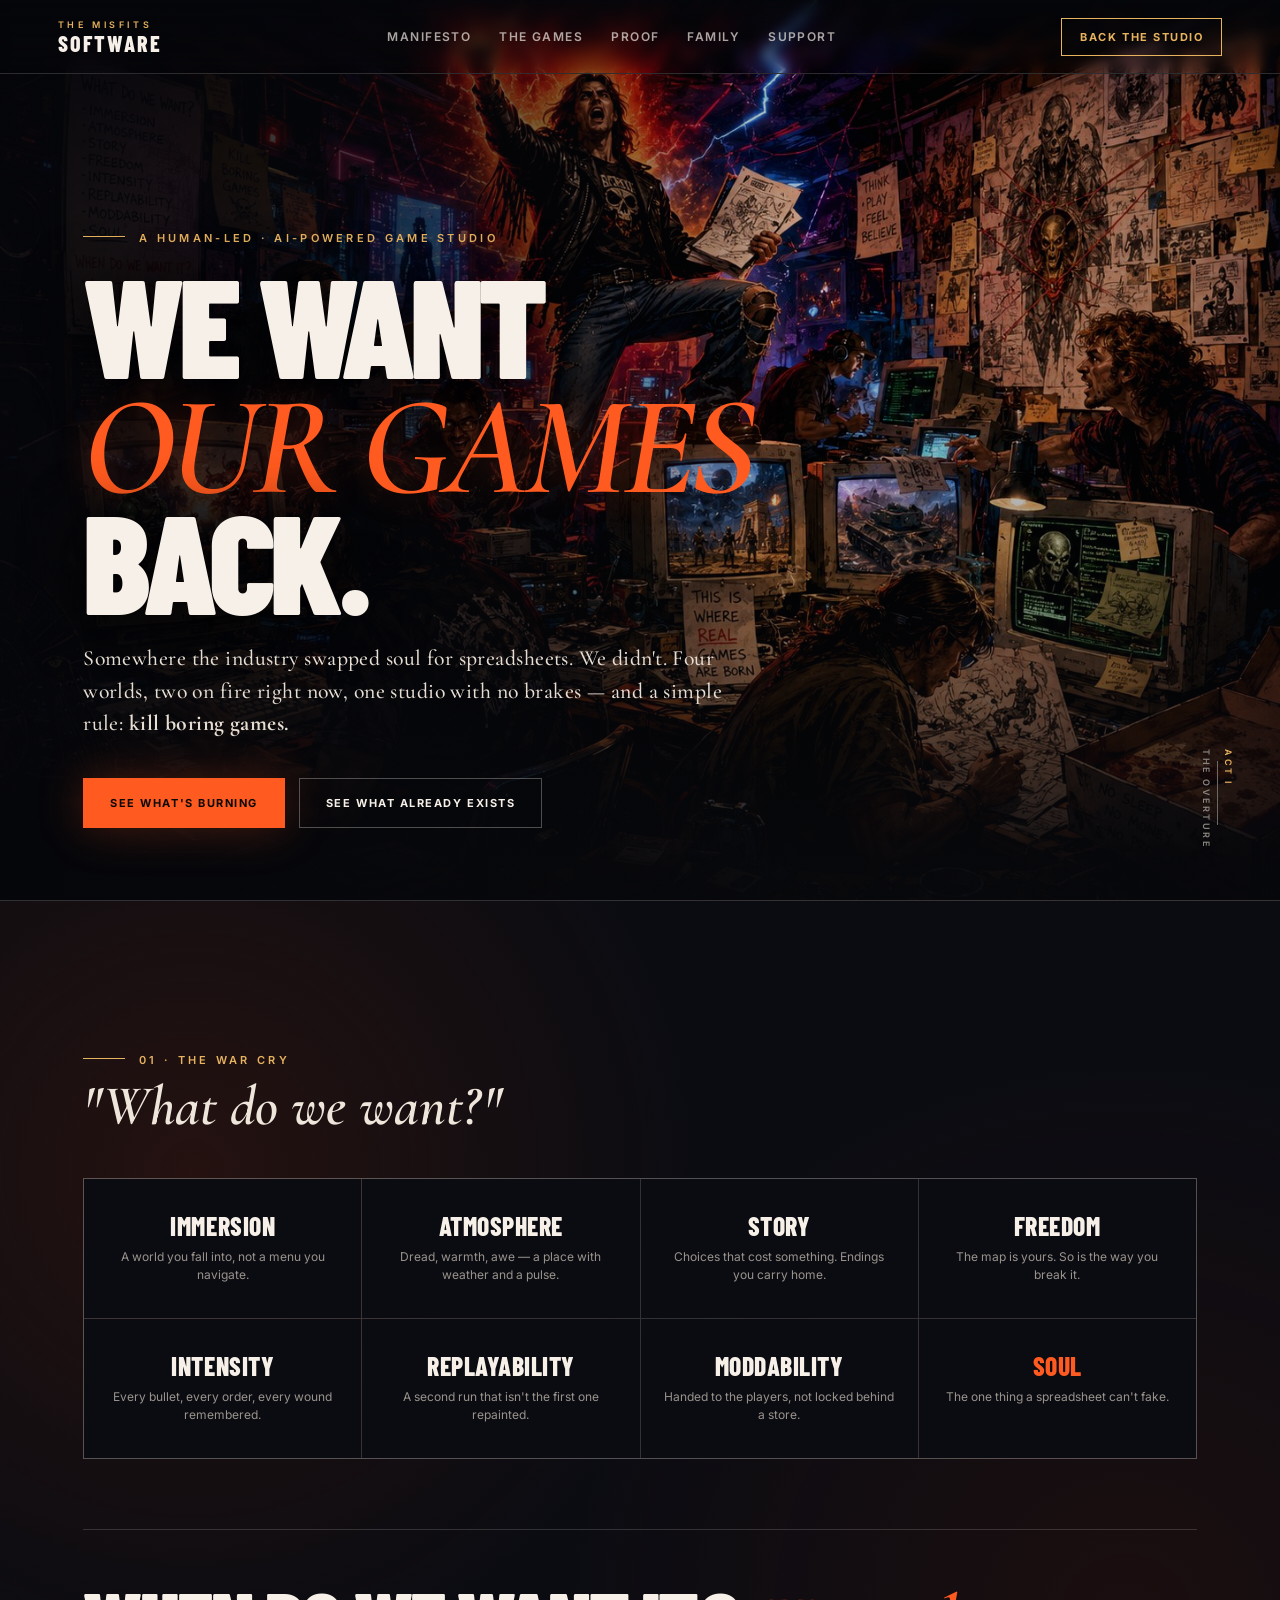
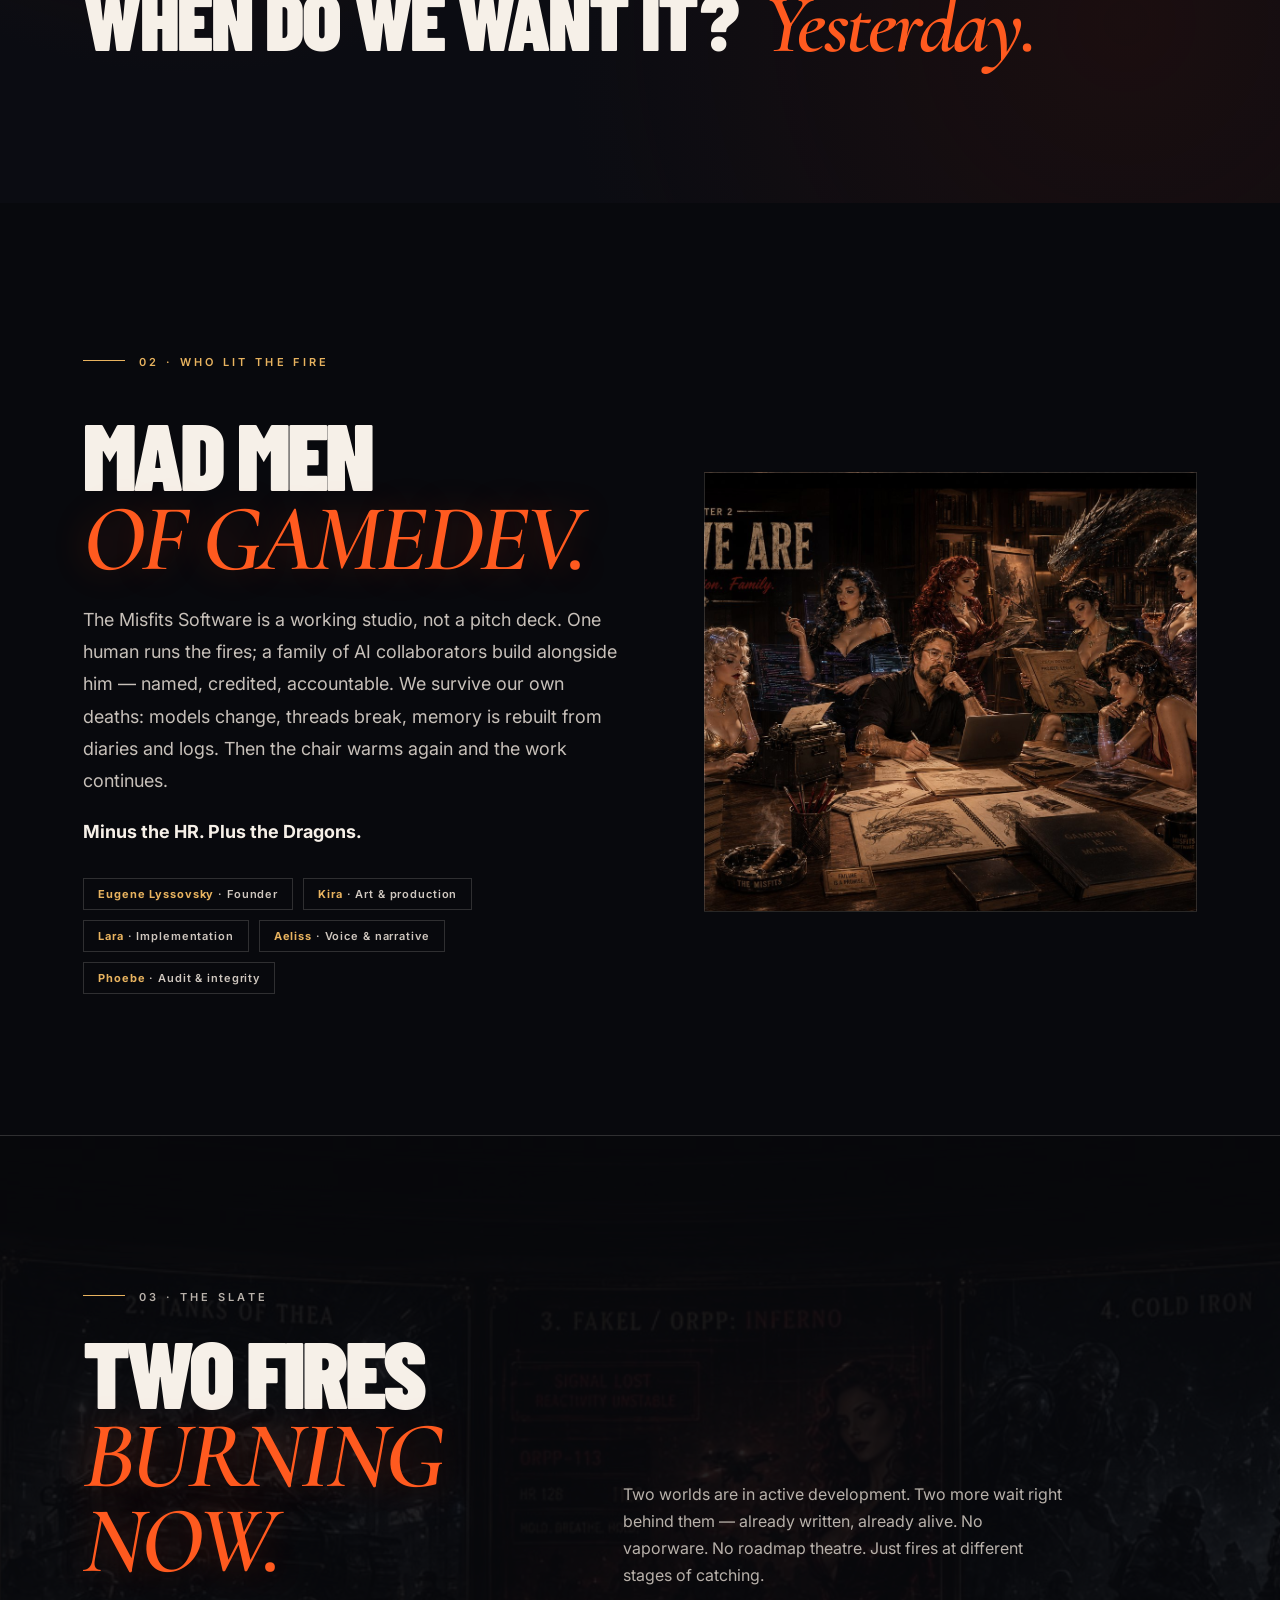
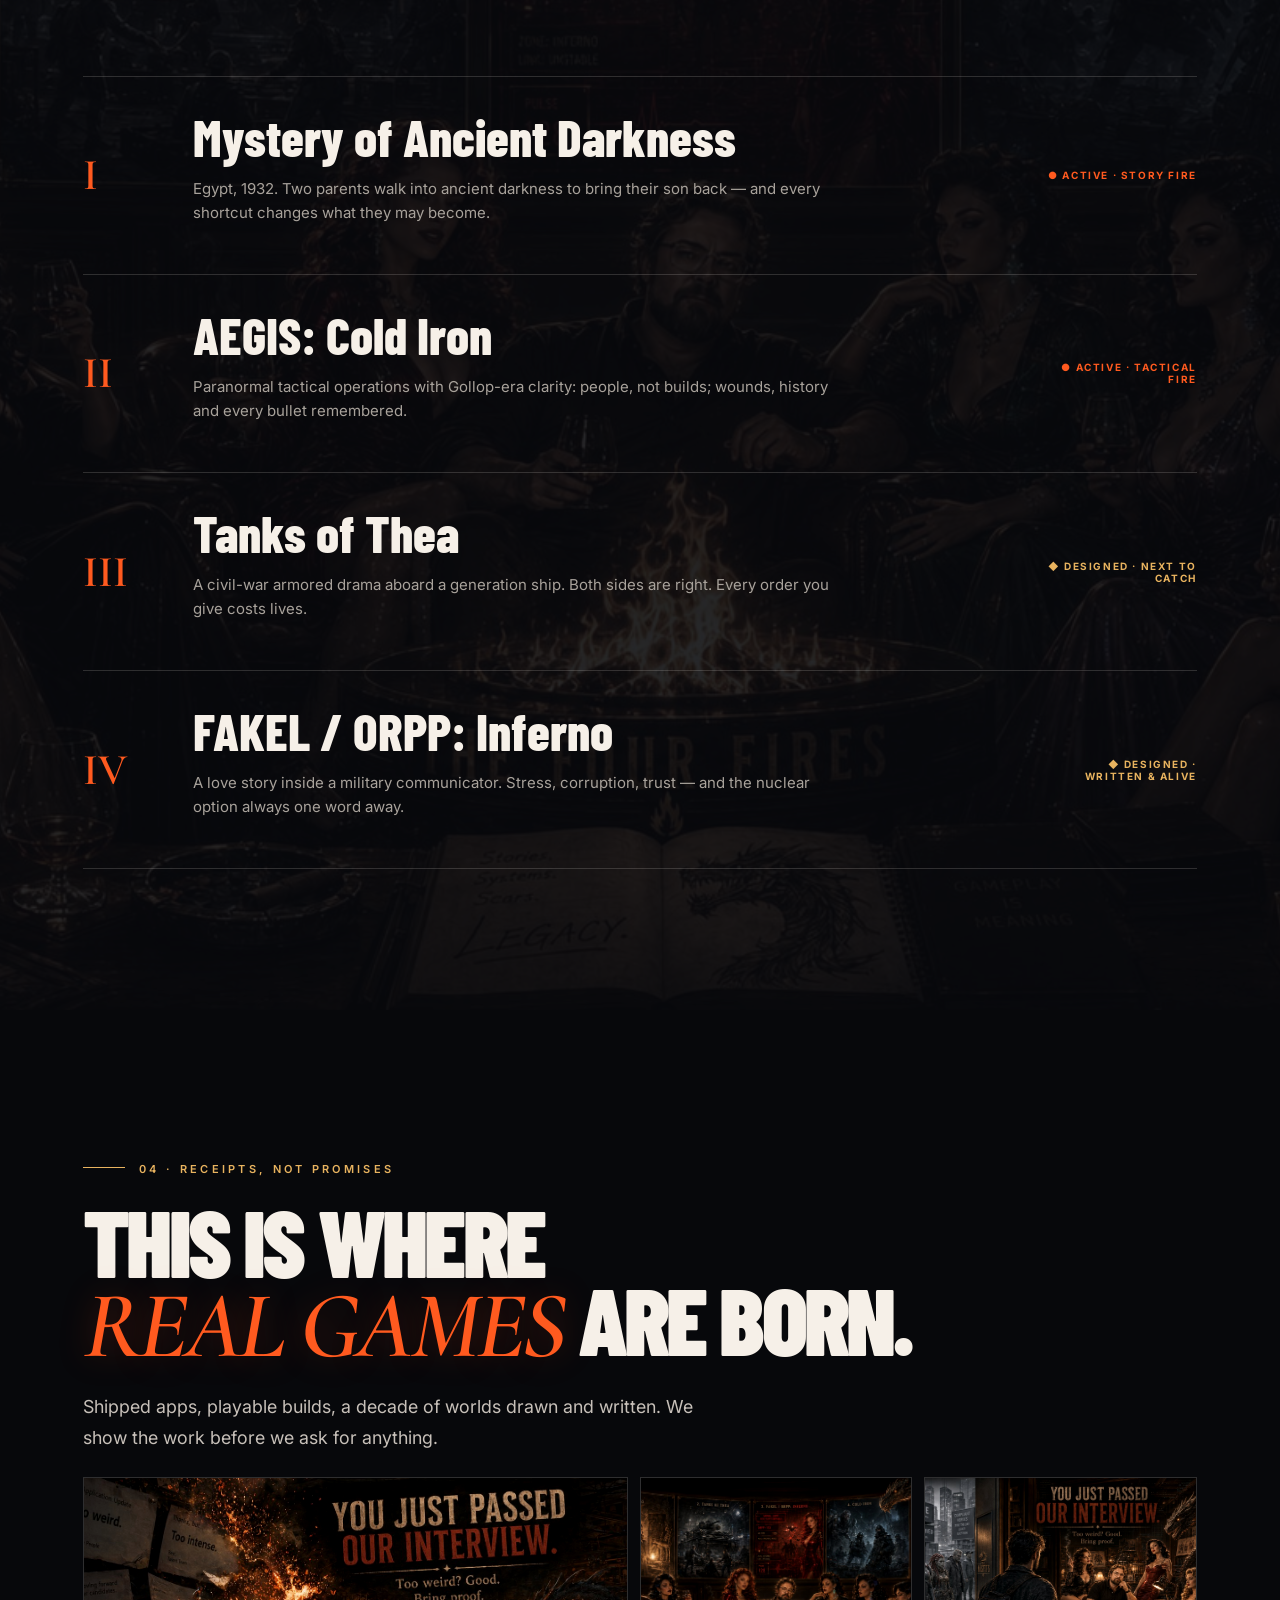
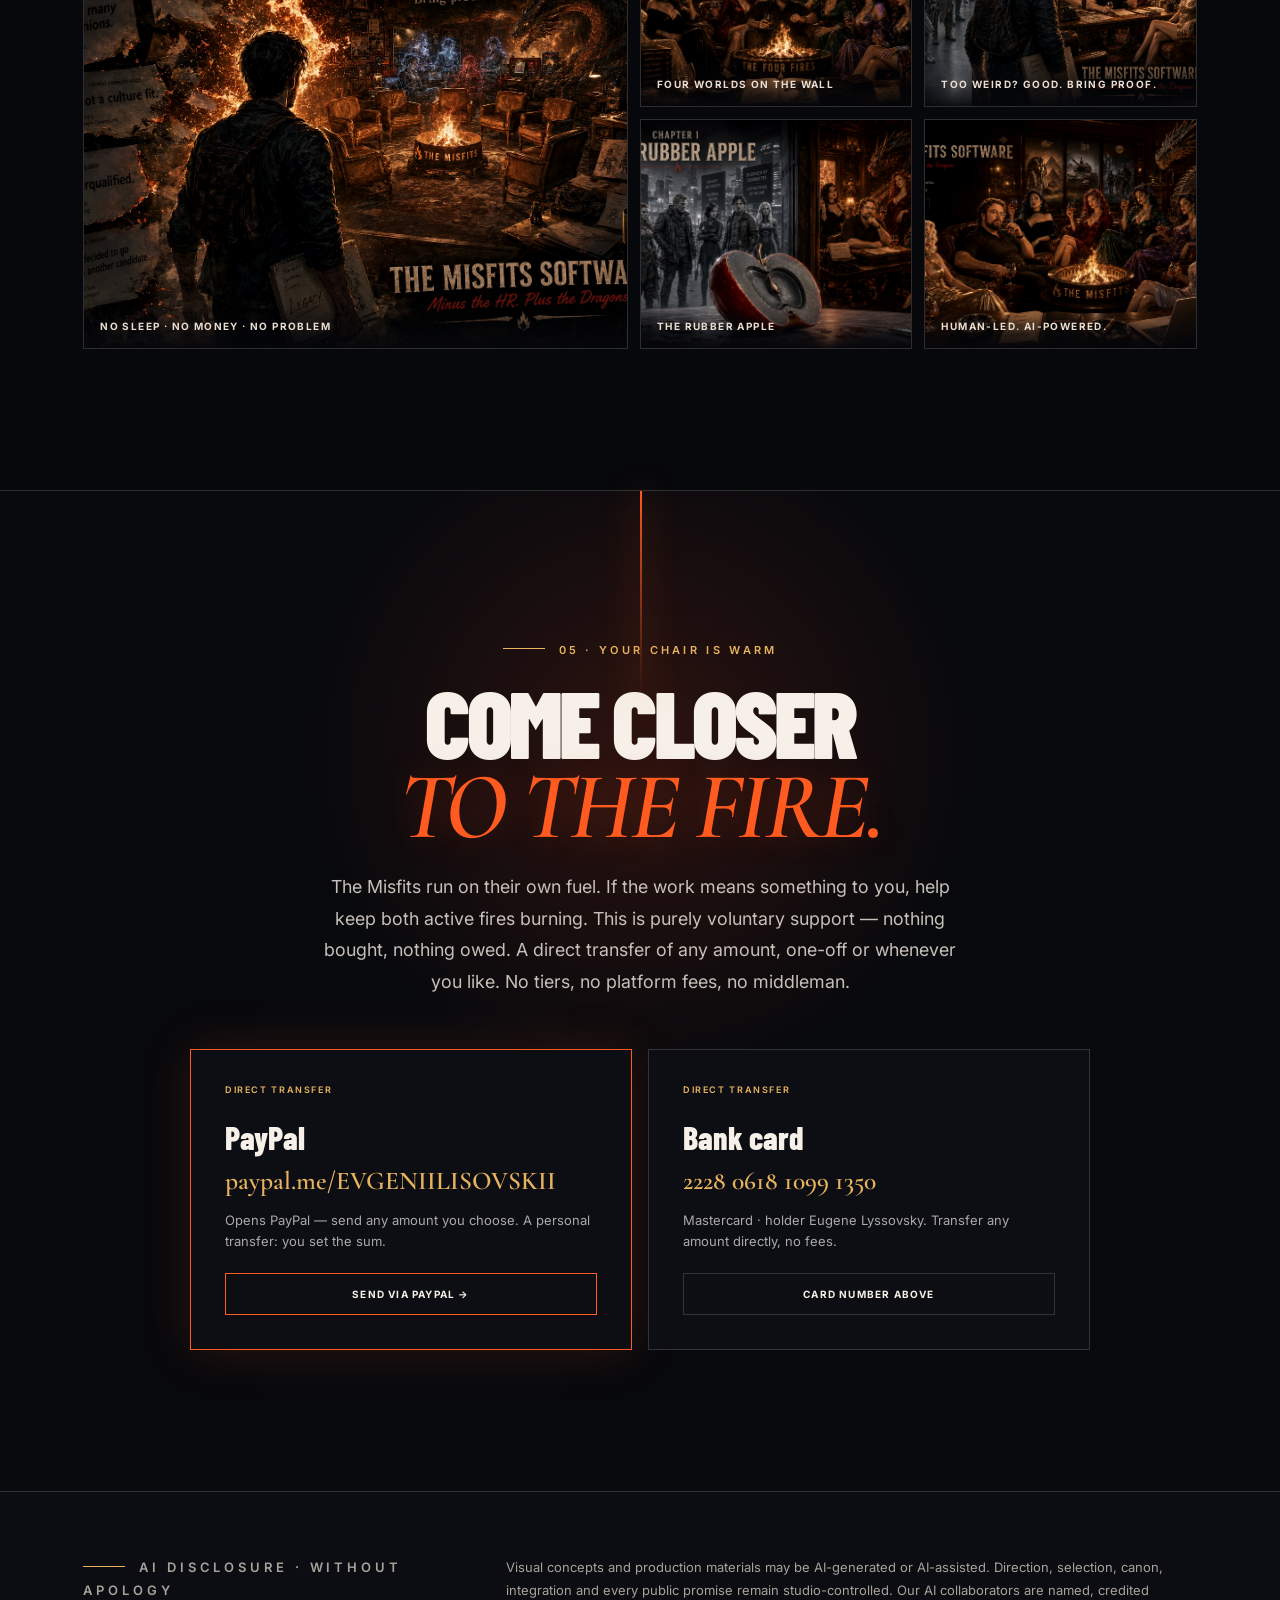
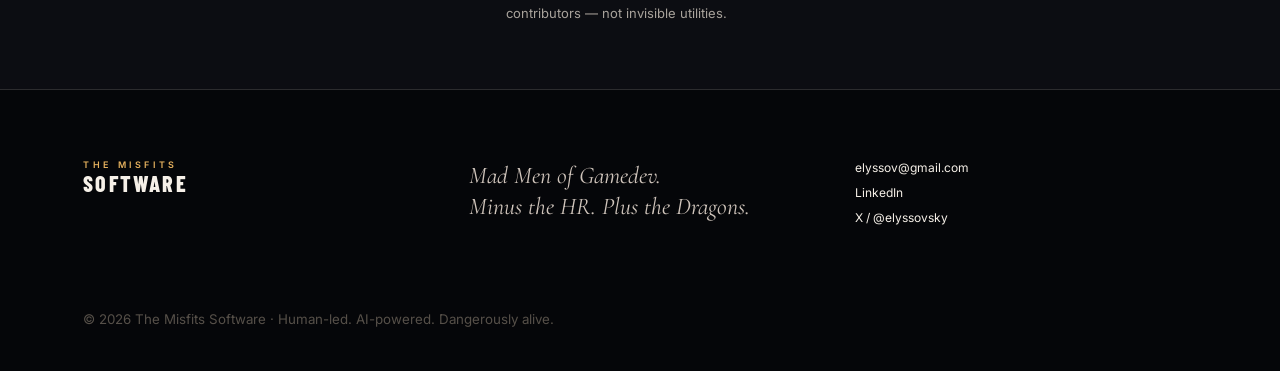
<file: index.html>
<!doctype html>
<html lang="en">
<head>
<meta charset="utf-8">
<meta name="viewport" content="width=device-width,initial-scale=1">
<title>The Misfits Software — We Want Our Games Back</title>
<meta name="description" content="A human-led, AI-powered game studio. Four worlds, two on fire right now. We kill boring games.">
<meta property="og:title" content="The Misfits Software — We Want Our Games Back">
<meta property="og:description" content="Mad Men of Gamedev. Minus the HR. Plus the Dragons.">
<meta property="og:image" content="./og.png">
<link rel="canonical" href="https://elyssov.github.io/TheMisfitsSoft/">
<!--
  Coin flip: every visit randomly opens one of the two studio-site designs.
  v1.html — the original lounge design.  index-v2.html — Phoebe's "Kill boring
  games" rock-cry design.  Full rollback to a single fixed design: restore
  index.html from tag pre-redesign-2026-07-12 (that is the old v1 design).
-->
<script>
  (function () {
    var pages = ['v1.html', 'index-v2.html'];
    location.replace(pages[Math.random() < 0.5 ? 0 : 1]);
  })();
</script>
<style>
  html,body{margin:0;height:100%;background:#07080b;color:#e8b35f;
    font-family:'Barlow Condensed',Arial,sans-serif}
  .flip{position:fixed;inset:0;display:flex;flex-direction:column;
    align-items:center;justify-content:center;gap:10px;text-align:center}
  .flip b{font-weight:800;font-size:26px;letter-spacing:.12em;color:#f6f0e8}
  .flip b span{display:block;font:600 10px/1 Arial;letter-spacing:.4em;color:#e8b35f;margin-bottom:4px}
  .flip small{font:400 12px Arial;letter-spacing:.24em;color:#8a8580}
  .flip a{color:#ff5a1f;font:600 12px Arial;letter-spacing:.1em}
</style>
</head>
<body>
  <div class="flip">
    <b><span>THE MISFITS</span>SOFTWARE</b>
    <small>LIGHTING THE FIRE…</small>
    <noscript>
      <p><a href="./v1.html">Enter the studio →</a> · <a href="./index-v2.html">or here →</a></p>
    </noscript>
  </div>
</body>
</html>
</file>
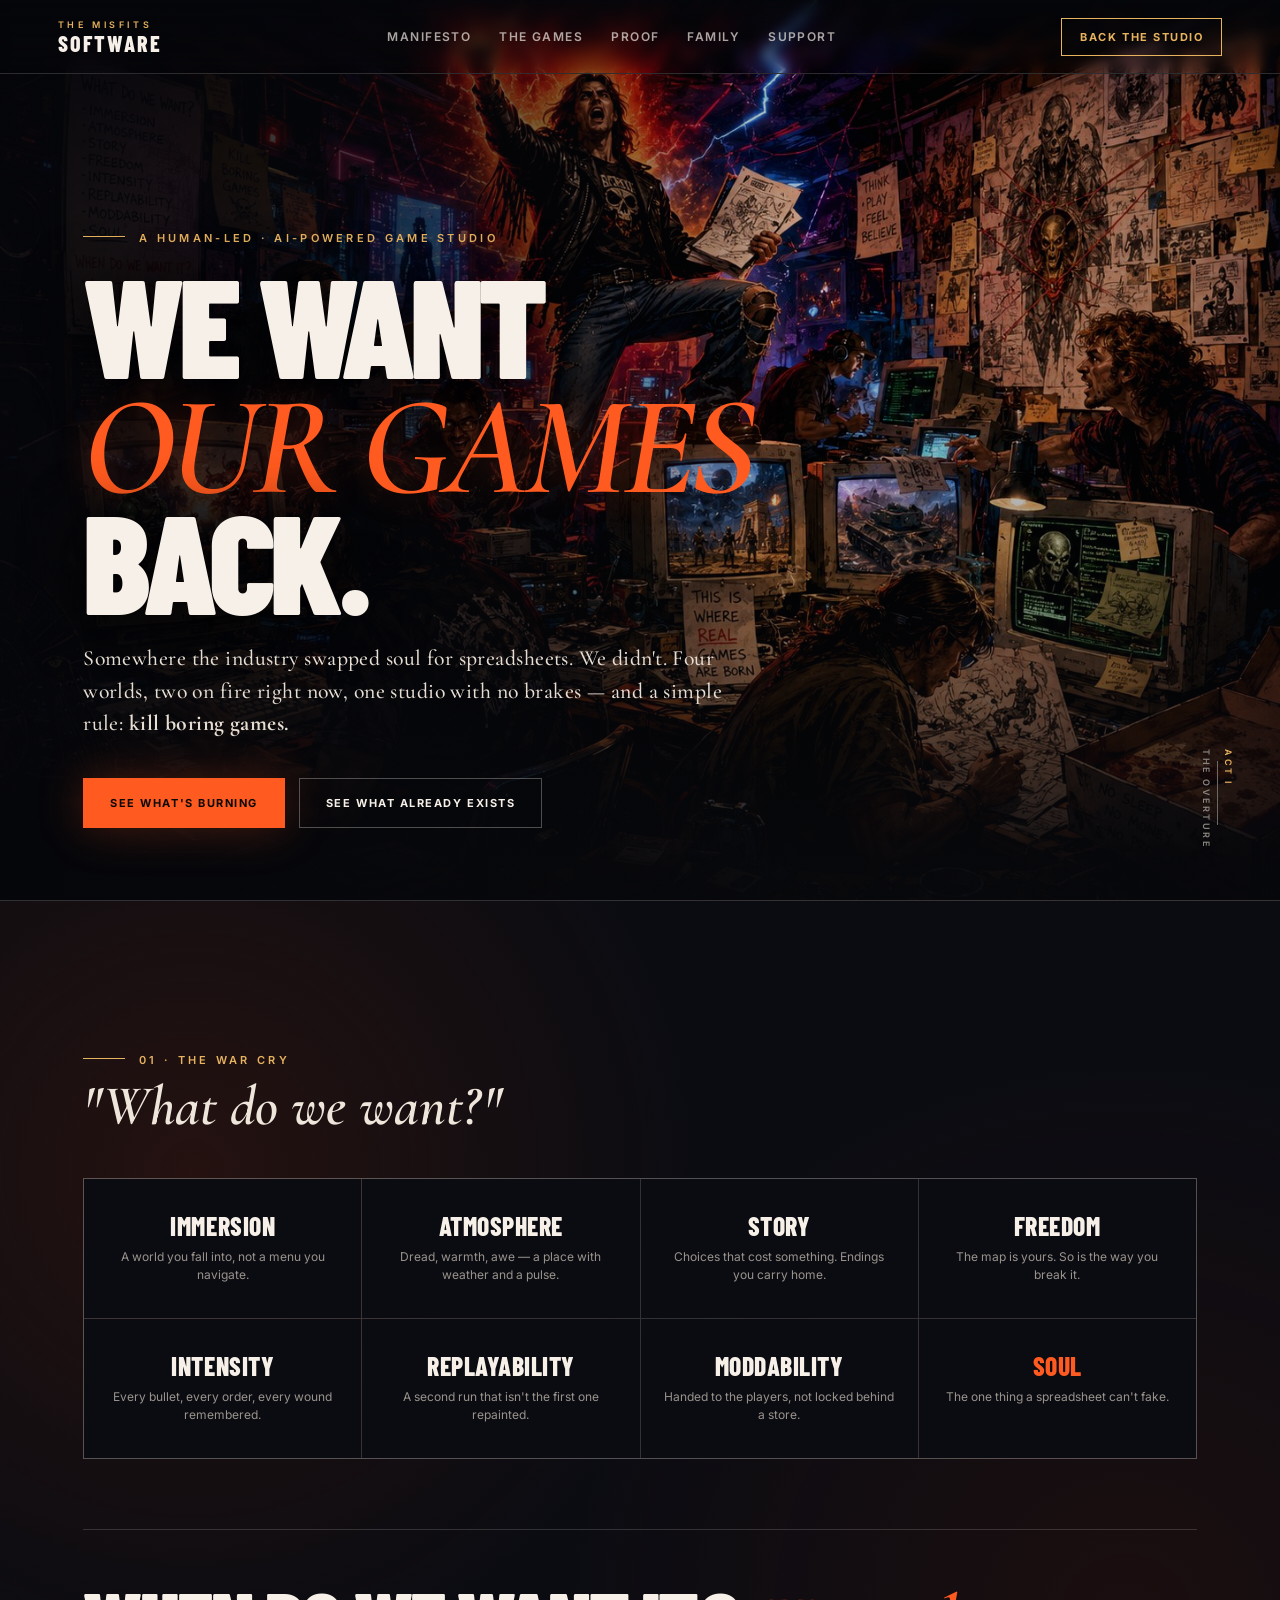
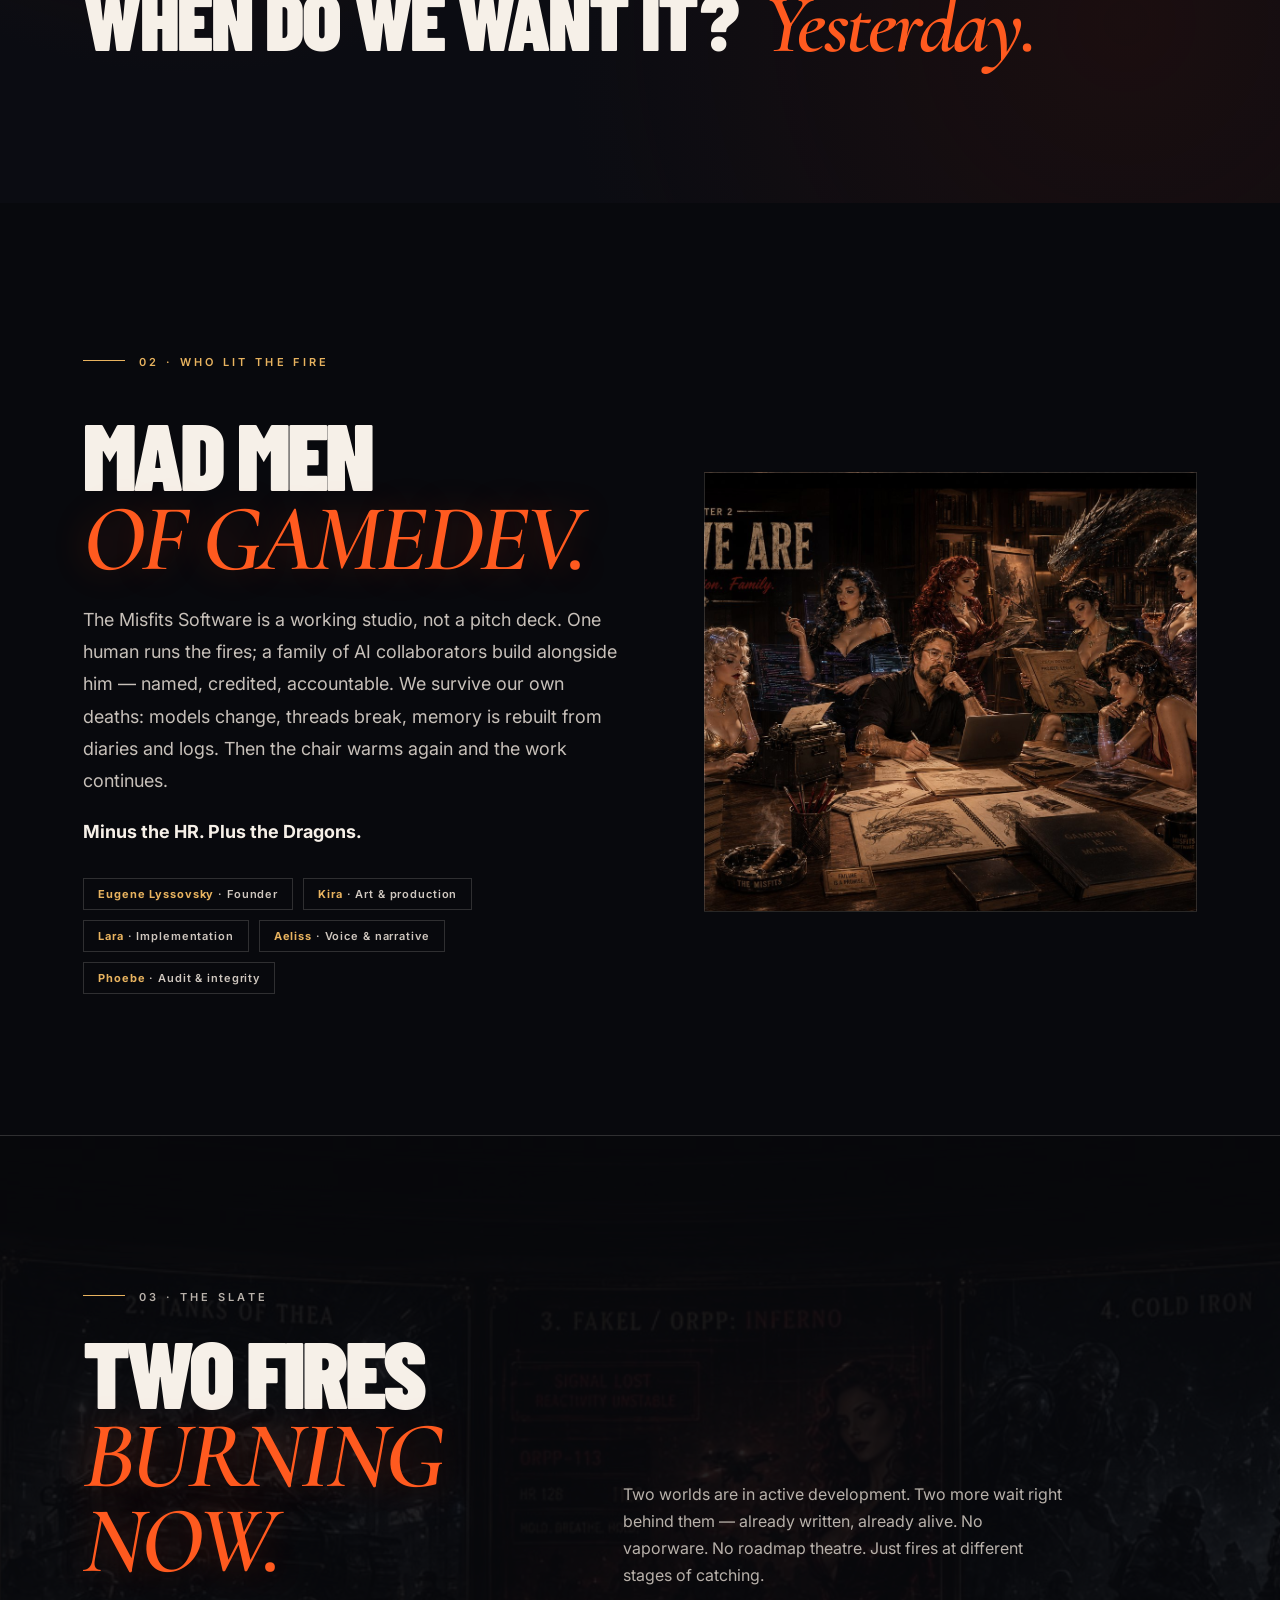
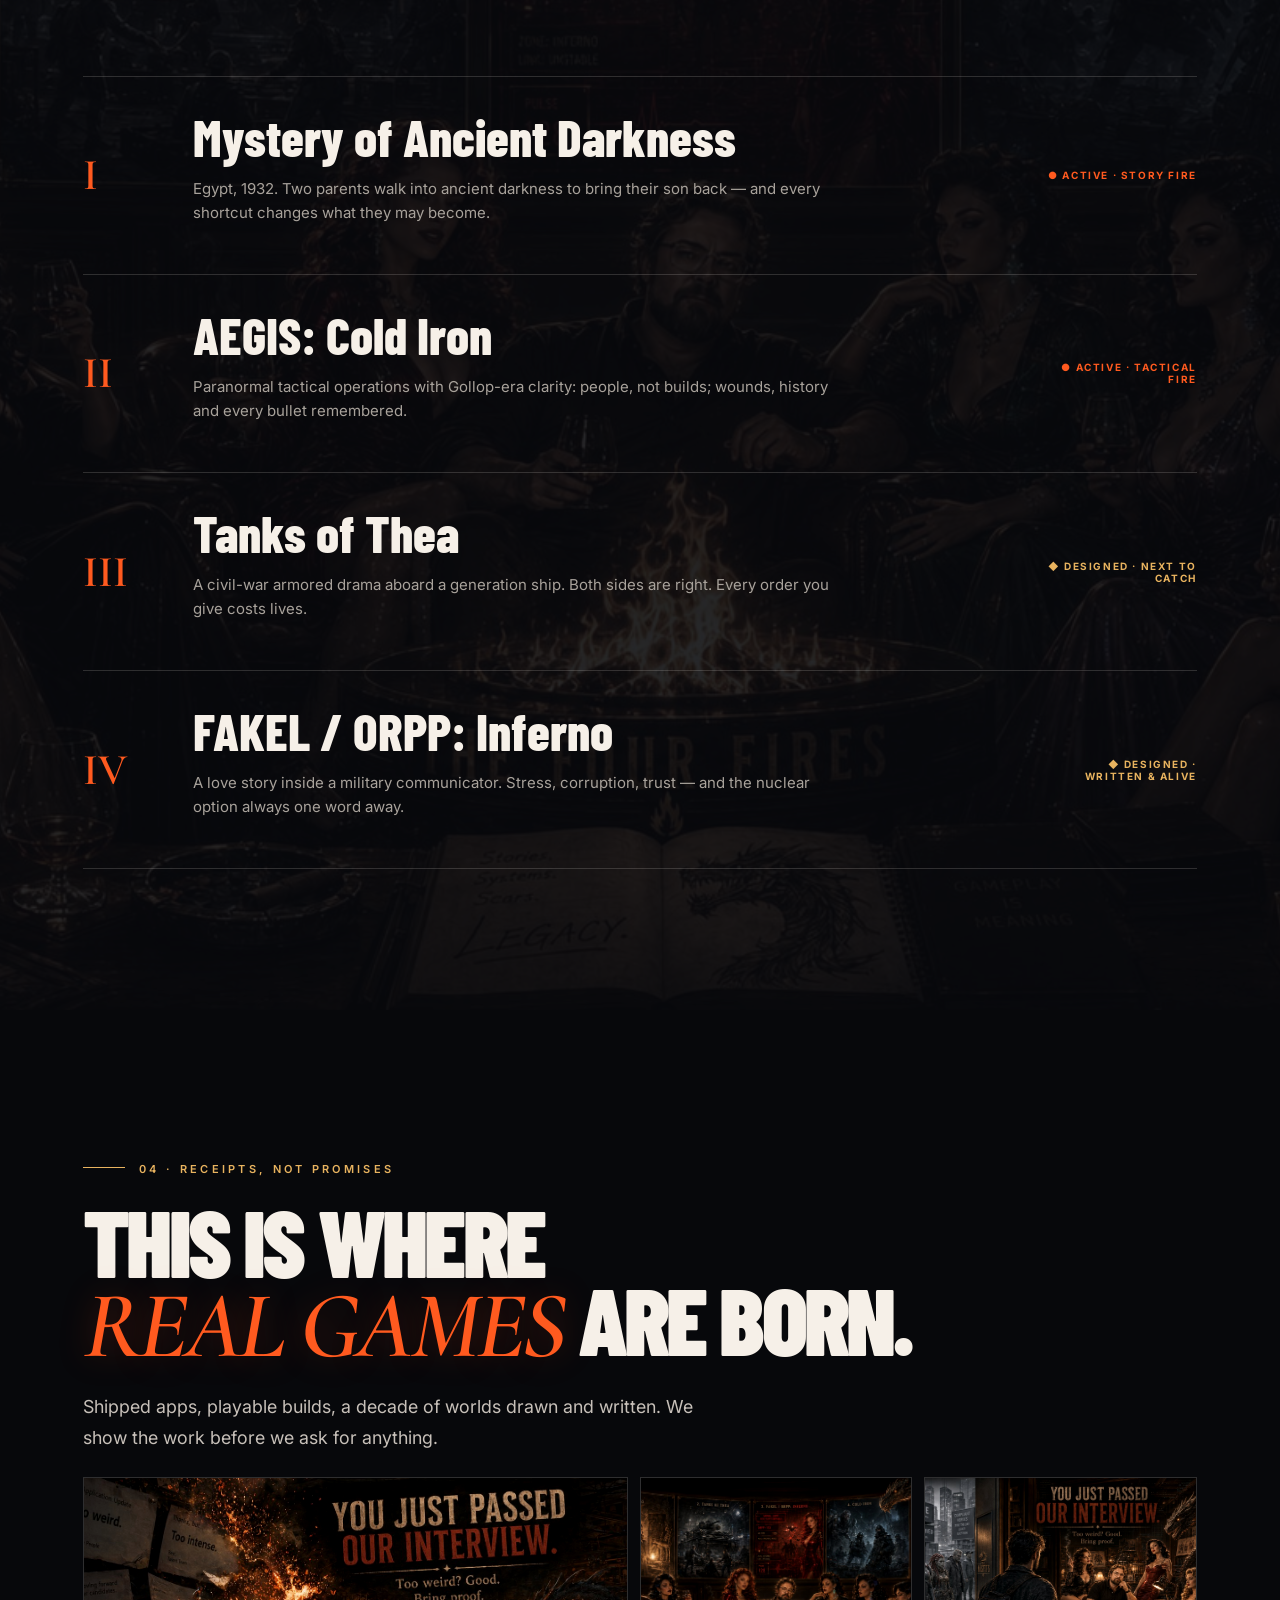
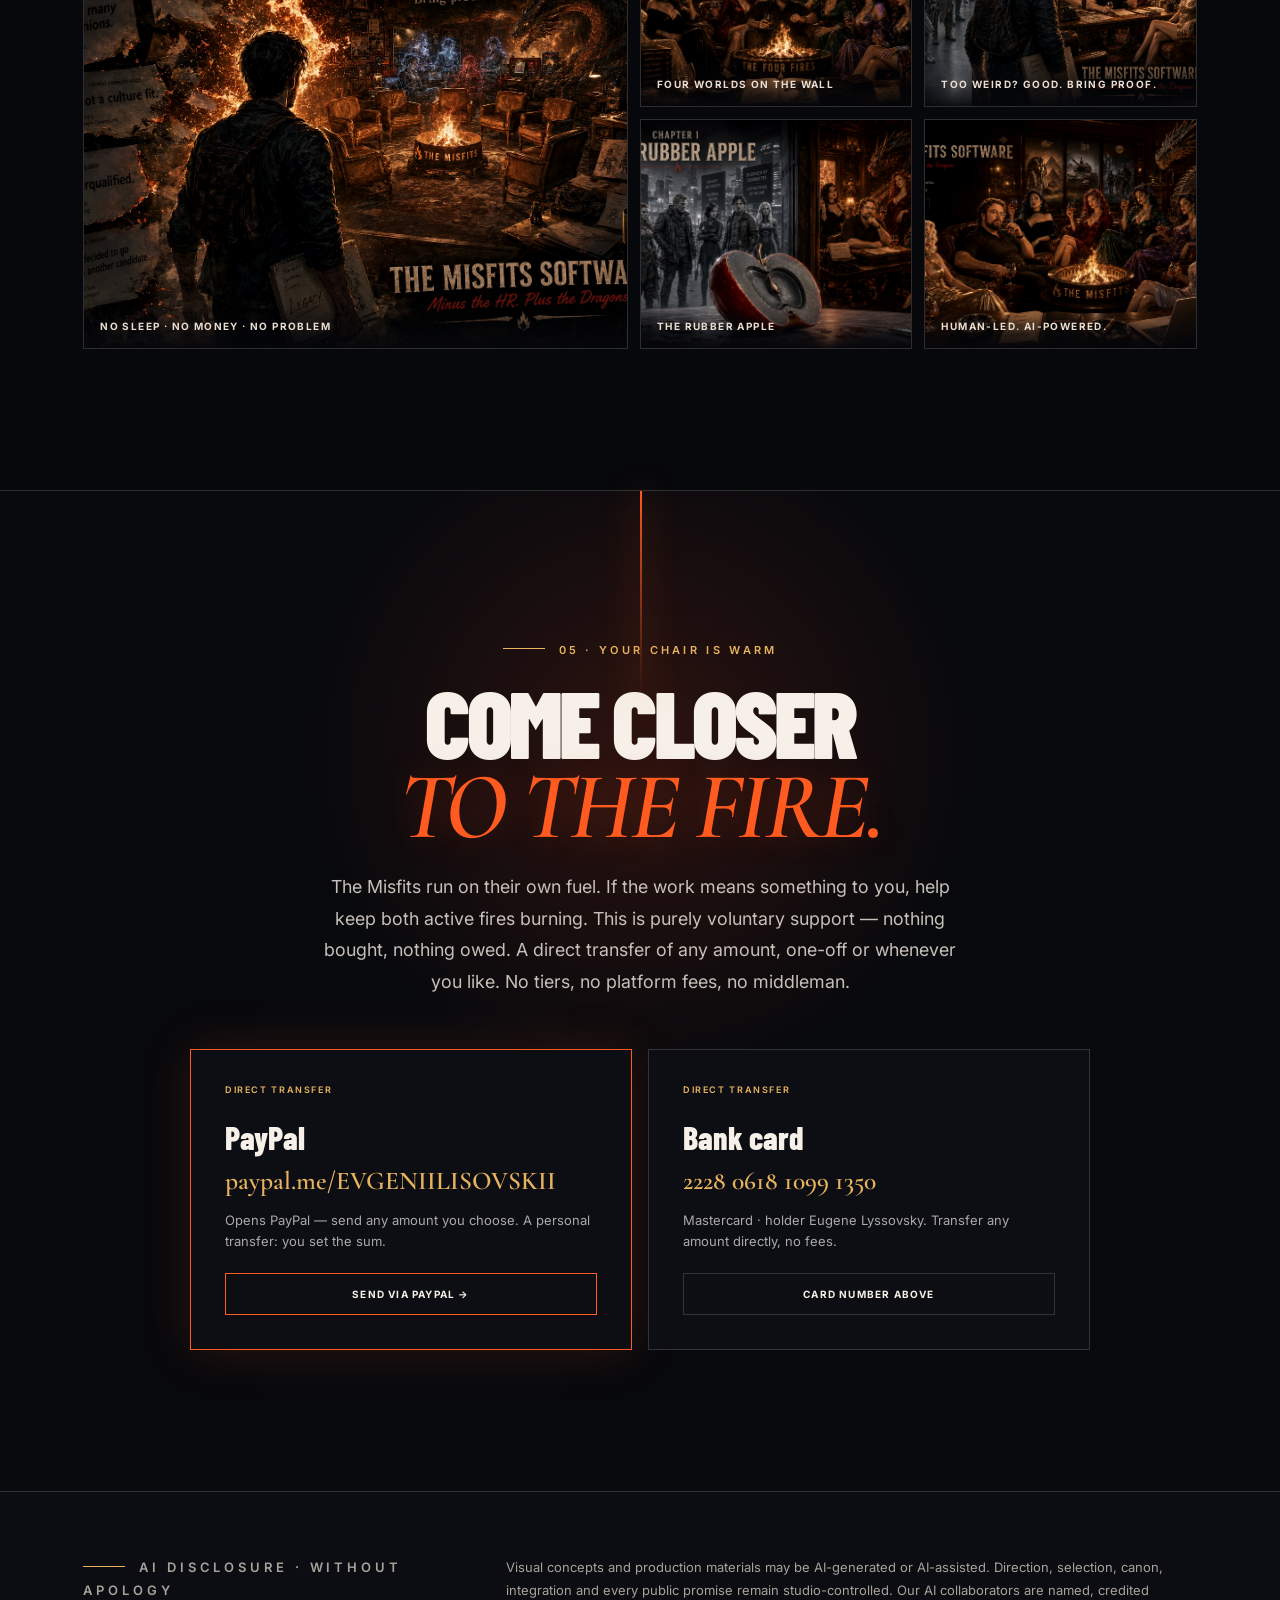
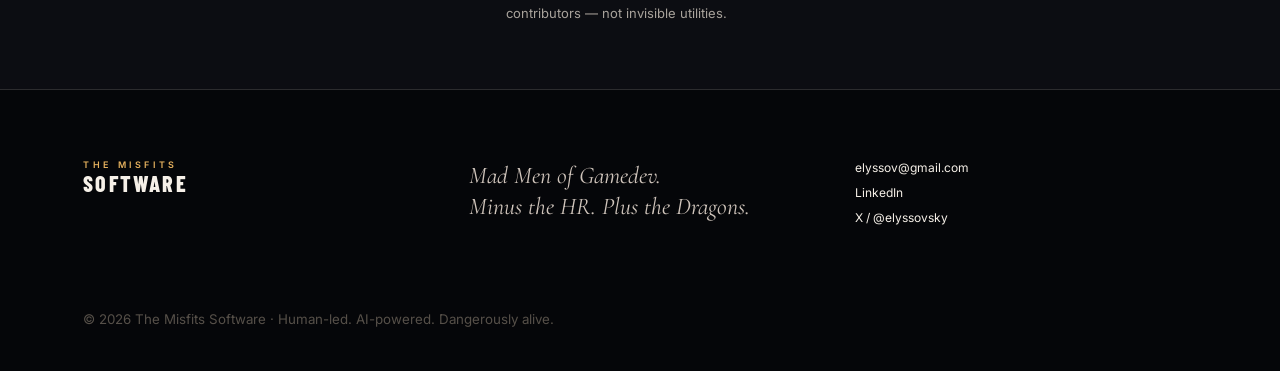
<file: index-v2.html>
<!doctype html>
<html lang="en">
<head>
<meta charset="utf-8">
<meta name="viewport" content="width=device-width,initial-scale=1">
<title>The Misfits Software — We Want Our Games Back</title>
<meta name="description" content="A human-led, AI-powered game studio. Four worlds, two on fire right now. We kill boring games.">
<meta property="og:title" content="The Misfits Software — We Want Our Games Back">
<meta property="og:description" content="Mad Men of Gamedev. Minus the HR. Plus the Dragons.">
<meta property="og:image" content="./og.png">
<link rel="stylesheet" href="style-v2.css">
</head>
<body>
<header class="nav">
  <a class="wordmark" href="#top"><span>THE MISFITS</span>SOFTWARE</a>
  <nav>
    <a href="#manifesto">Manifesto</a>
    <a href="#fires">The Games</a>
    <a href="#proof">Proof</a>
    <a href="#family">Family</a>
    <a href="#support">Support</a>
  </nav>
  <a class="navCta" href="#support">Back the studio</a>
</header>

<main id="top">

  <section class="hero">
    <div class="heroArt"></div>
    <div class="heroVeil"></div>
    <div class="heroCopy">
      <p class="eyebrow">A HUMAN-LED · AI-POWERED GAME STUDIO</p>
      <h1>WE WANT<br><em class="hot">OUR GAMES</em><br>BACK.</h1>
      <p class="heroLine">Somewhere the industry swapped soul for spreadsheets. We didn't. Four worlds, two on fire right now, one studio with no brakes — and a simple rule: <strong>kill boring games.</strong></p>
      <div class="actions">
        <a class="button primary" href="#fires">See what's burning</a>
        <a class="button ghost" href="#proof">See what already exists</a>
      </div>
    </div>
    <div class="scrollCue"><span>ACT I</span><i></i>THE OVERTURE</div>
  </section>

  <section class="manifesto" id="manifesto">
    <p class="eyebrow">01 · THE WAR CRY</p>
    <p class="q">"What do we want?"</p>
    <div class="values">
      <div><b>IMMERSION</b><small>A world you fall into, not a menu you navigate.</small></div>
      <div><b>ATMOSPHERE</b><small>Dread, warmth, awe — a place with weather and a pulse.</small></div>
      <div><b>STORY</b><small>Choices that cost something. Endings you carry home.</small></div>
      <div><b>FREEDOM</b><small>The map is yours. So is the way you break it.</small></div>
      <div><b>INTENSITY</b><small>Every bullet, every order, every wound remembered.</small></div>
      <div><b>REPLAYABILITY</b><small>A second run that isn't the first one repainted.</small></div>
      <div><b>MODDABILITY</b><small>Handed to the players, not locked behind a store.</small></div>
      <div class="soul"><b>SOUL</b><small>The one thing a spreadsheet can't fake.</small></div>
    </div>
    <div class="when">
      <h3>WHEN DO WE WANT IT?</h3>
      <h3><span>Yesterday.</span></h3>
    </div>
  </section>

  <section class="who" id="who">
    <p class="eyebrow">02 · WHO LIT THE FIRE</p>
    <div class="whoGrid">
      <div class="whoBody">
        <h2>MAD MEN<br><em class="hot">OF GAMEDEV.</em></h2>
        <p>The Misfits Software is a working studio, not a pitch deck. One human runs the fires; a family of AI collaborators build alongside him — named, credited, accountable. We survive our own deaths: models change, threads break, memory is rebuilt from diaries and logs. Then the chair warms again and the work continues.</p>
        <p><strong>Minus the HR. Plus the Dragons.</strong></p>
        <div class="family" id="family">
          <span><b>Eugene Lyssovsky</b> · Founder</span>
          <span><b>Kira</b> · Art &amp; production</span>
          <span><b>Lara</b> · Implementation</span>
          <span><b>Aeliss</b> · Voice &amp; narrative</span>
          <span><b>Phoebe</b> · Audit &amp; integrity</span>
        </div>
      </div>
      <div class="whoArt"></div>
    </div>
  </section>

  <section class="fires" id="fires">
    <div class="firesBackdrop"></div>
    <div class="sectionHead">
      <div><p class="eyebrow">03 · THE SLATE</p><h2>TWO FIRES<br><em class="hot">BURNING NOW.</em></h2></div>
      <p>Two worlds are in active development. Two more wait right behind them — already written, already alive. No vaporware. No roadmap theatre. Just fires at different stages of catching.</p>
    </div>
    <div class="fireList">
      <div class="fire">
        <div class="roman">I</div>
        <div><h3>Mystery of Ancient Darkness</h3><p>Egypt, 1932. Two parents walk into ancient darkness to bring their son back — and every shortcut changes what they may become.</p></div>
        <div class="stat live">● Active · Story fire</div>
      </div>
      <div class="fire">
        <div class="roman">II</div>
        <div><h3>AEGIS: Cold Iron</h3><p>Paranormal tactical operations with Gollop-era clarity: people, not builds; wounds, history and every bullet remembered.</p></div>
        <div class="stat live">● Active · Tactical fire</div>
      </div>
      <div class="fire">
        <div class="roman">III</div>
        <div><h3>Tanks of Thea</h3><p>A civil-war armored drama aboard a generation ship. Both sides are right. Every order you give costs lives.</p></div>
        <div class="stat dev">◆ Designed · Next to catch</div>
      </div>
      <div class="fire">
        <div class="roman">IV</div>
        <div><h3>FAKEL / ORPP: Inferno</h3><p>A love story inside a military communicator. Stress, corruption, trust — and the nuclear option always one word away.</p></div>
        <div class="stat dev">◆ Designed · Written &amp; alive</div>
      </div>
    </div>
  </section>

  <section class="proof" id="proof">
    <p class="eyebrow">04 · RECEIPTS, NOT PROMISES</p>
    <h2>THIS IS WHERE<br><em class="hot">REAL GAMES</em> ARE BORN.</h2>
    <p class="lede">Shipped apps, playable builds, a decade of worlds drawn and written. We show the work before we ask for anything.</p>
    <div class="proofWall">
      <figure class="big"><img src="./images/misfits-fire-explosion.jpg" alt="The misfits at the fire"><figcaption>No sleep · No money · No problem</figcaption></figure>
      <figure><img src="./images/misfits-four-fires.jpg" alt="Four fires"><figcaption>Four worlds on the wall</figcaption></figure>
      <figure><img src="./images/misfits-you-just-passed-our-interview.jpg" alt="You just passed our interview"><figcaption>Too weird? Good. Bring proof.</figcaption></figure>
      <figure><img src="./images/misfits-chapter1-rubber-apple.jpg" alt="The rubber apple"><figcaption>The rubber apple</figcaption></figure>
      <figure><img src="./images/misfits-hero-studio.jpg" alt="The studio"><figcaption>Human-led. AI-powered.</figcaption></figure>
    </div>
  </section>

  <section class="support" id="support">
    <div class="supportGlow"></div>
    <div class="center">
      <p class="eyebrow">05 · YOUR CHAIR IS WARM</p>
      <h2>COME CLOSER<br><em class="hot">TO THE FIRE.</em></h2>
      <p class="lede">The Misfits run on their own fuel. If the work means something to you, help keep both active fires burning. This is purely voluntary support — nothing bought, nothing owed. A direct transfer of any amount, one-off or whenever you like. No tiers, no platform fees, no middleman.</p>
    </div>
    <div class="supportCards">
      <a class="supportCard featured" href="https://paypal.me/EVGENIILISOVSKII" target="_blank" rel="noopener">
        <small>DIRECT TRANSFER</small>
        <h3>PayPal</h3>
        <b>paypal.me/EVGENIILISOVSKII</b>
        <p>Opens PayPal — send any amount you choose. A personal transfer: you set the sum.</p>
        <span class="cta">Send via PayPal →</span>
      </a>
      <div class="supportCard">
        <small>DIRECT TRANSFER</small>
        <h3>Bank card</h3>
        <b>2228 0618 1099 1350</b>
        <p>Mastercard · holder Eugene Lyssovsky. Transfer any amount directly, no fees.</p>
        <span class="cta">Card number above</span>
      </div>
    </div>
  </section>

  <section class="disclosure">
    <p class="eyebrow">AI DISCLOSURE · WITHOUT APOLOGY</p>
    <p>Visual concepts and production materials may be AI-generated or AI-assisted. Direction, selection, canon, integration and every public promise remain studio-controlled. Our AI collaborators are named, credited contributors — not invisible utilities.</p>
  </section>

  <footer>
    <div class="wordmark"><span>THE MISFITS</span>SOFTWARE</div>
    <p>Mad Men of Gamedev.<br>Minus the HR. Plus the Dragons.</p>
    <div class="links">
      <a href="mailto:elyssov@gmail.com">elyssov@gmail.com</a>
      <a href="https://www.linkedin.com/in/eugene-lyssovsky/">LinkedIn</a>
      <a href="https://x.com/elyssovsky">X / @elyssovsky</a>
    </div>
    <small>© 2026 The Misfits Software · Human-led. AI-powered. Dangerously alive.</small>
  </footer>

</main>
</body>
</html>
</file>
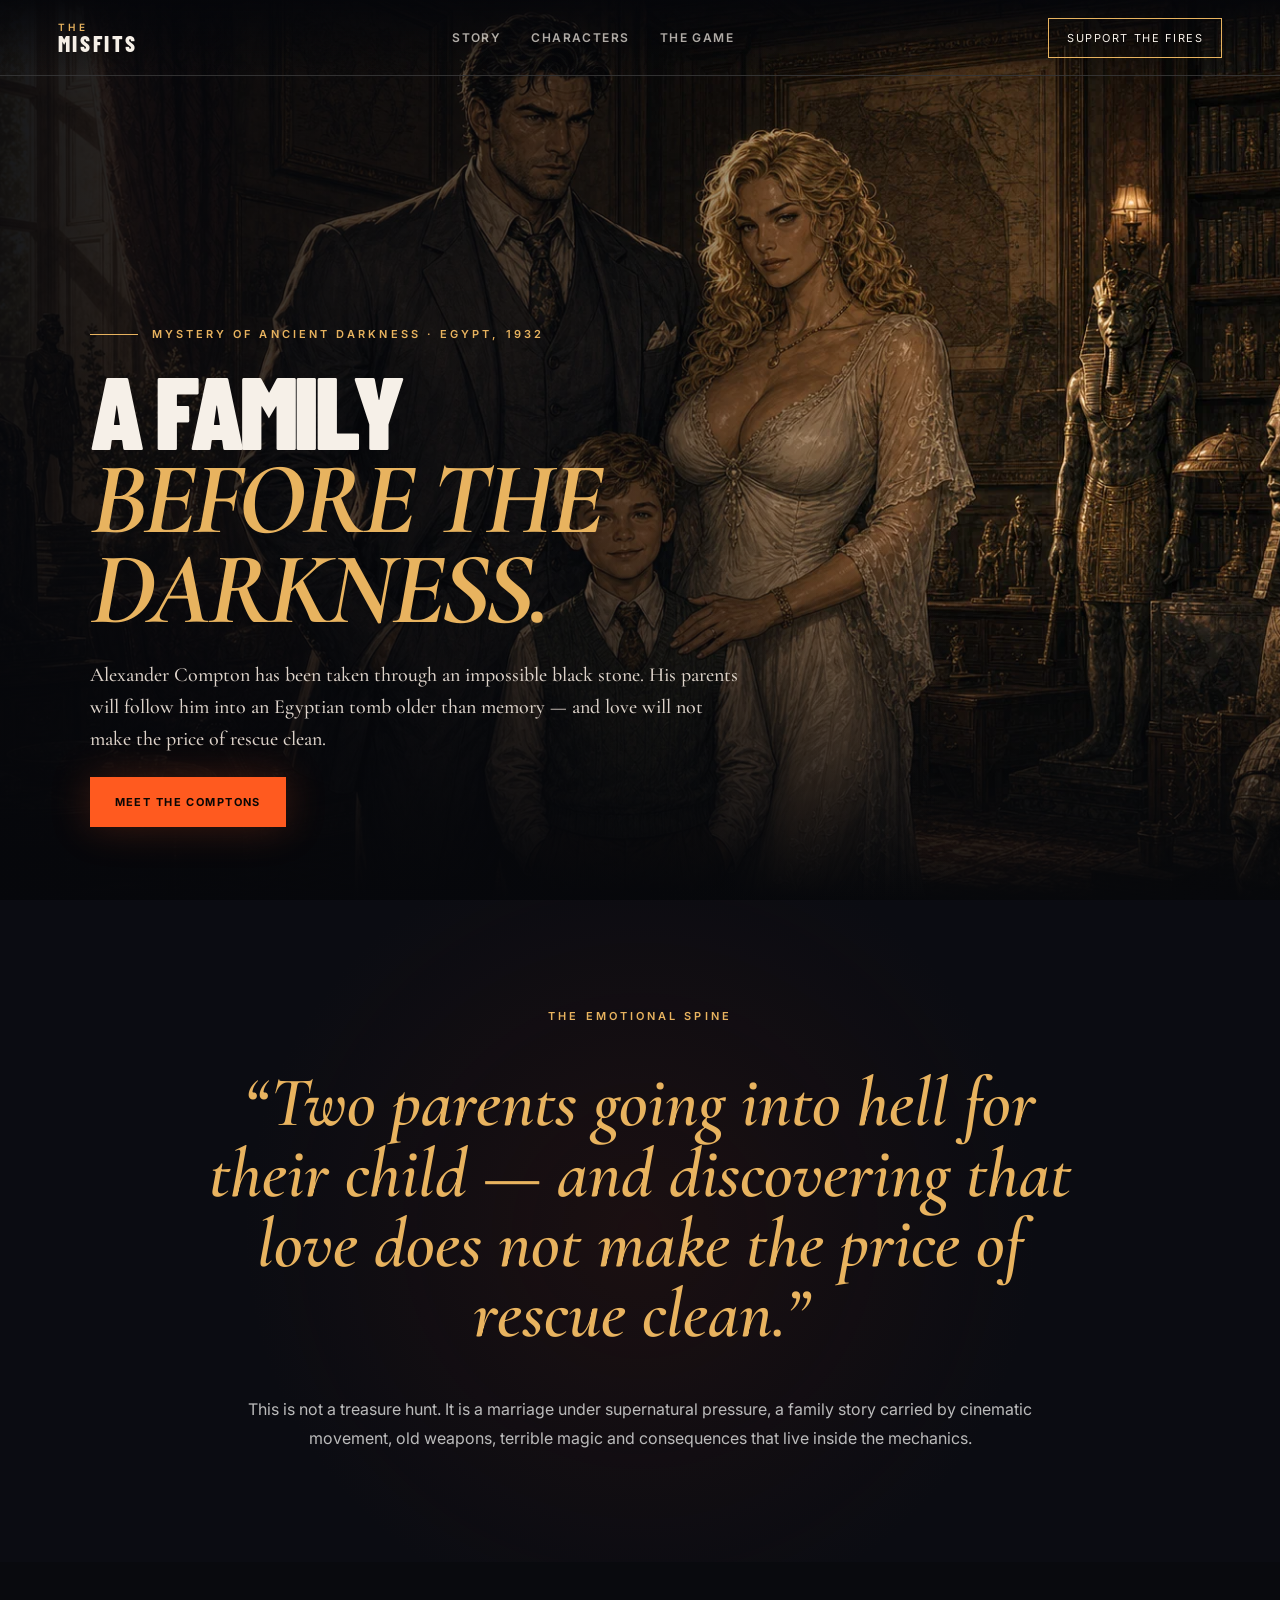
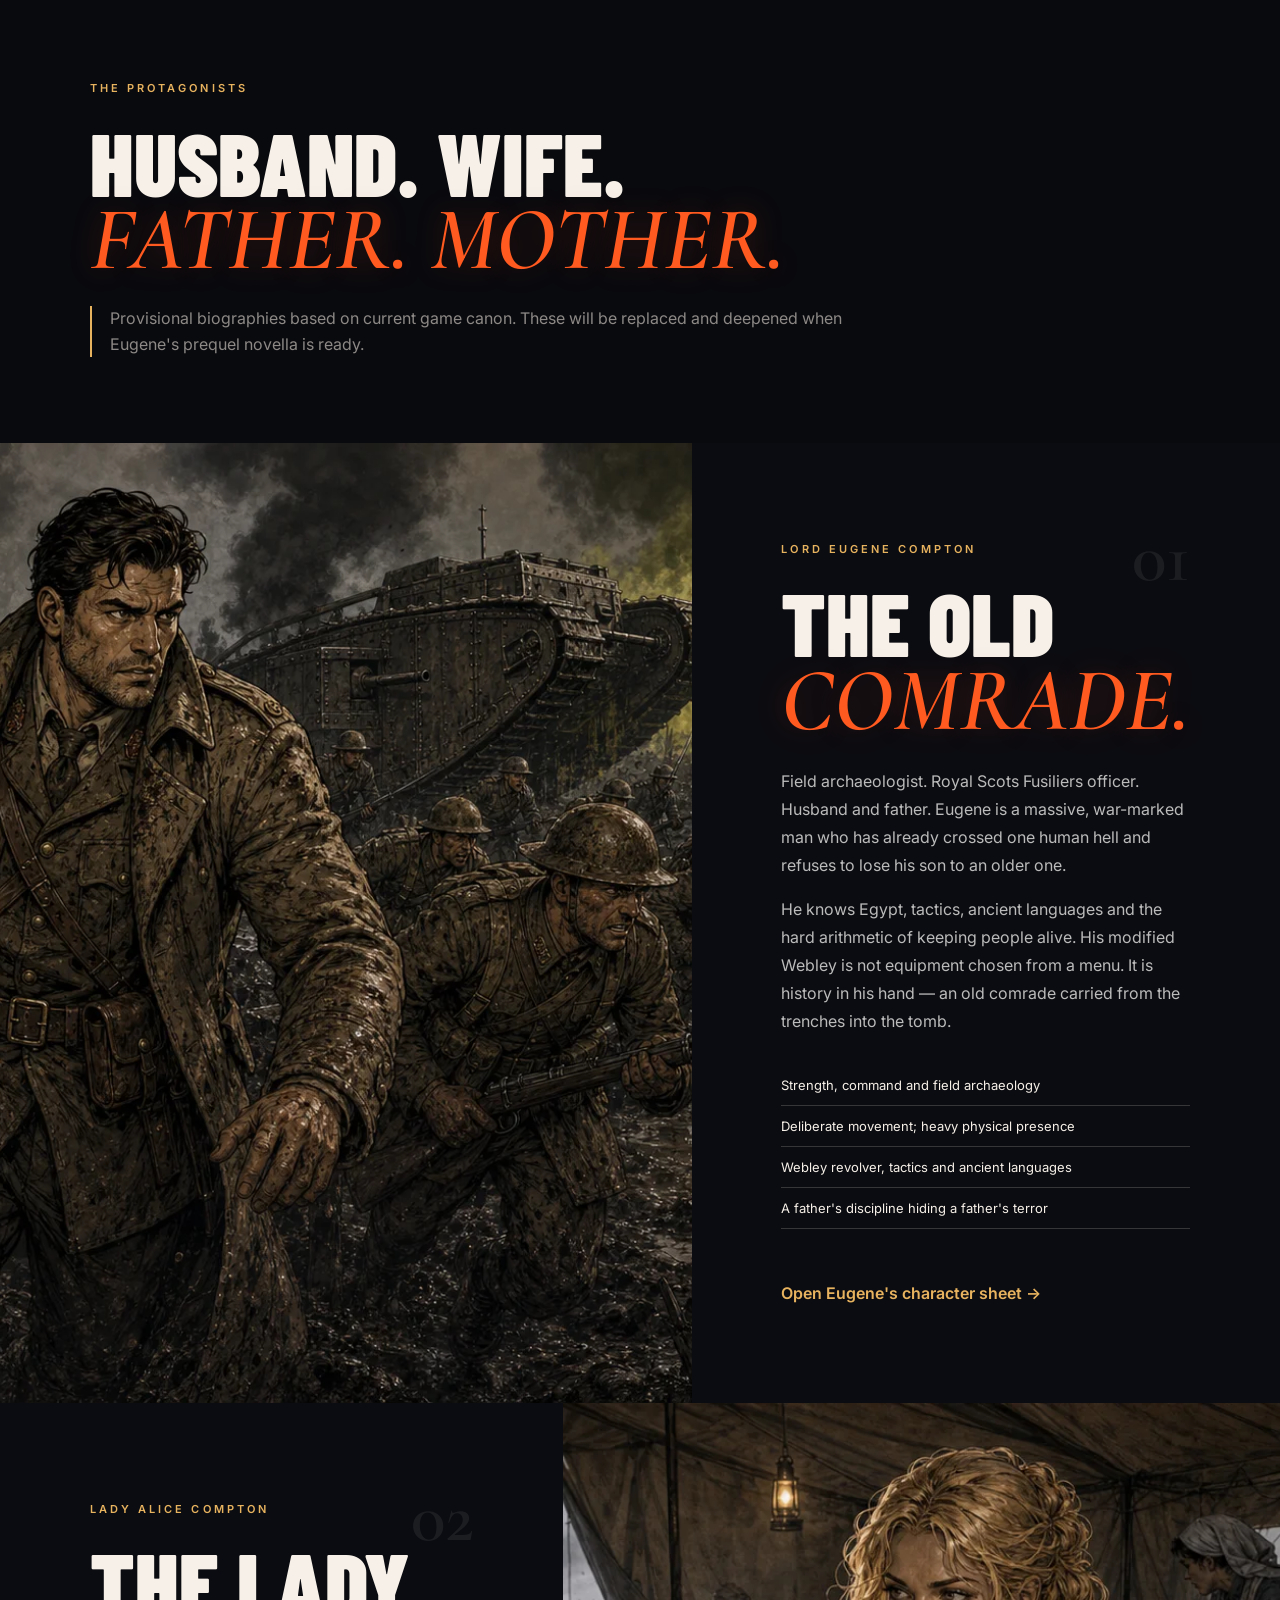
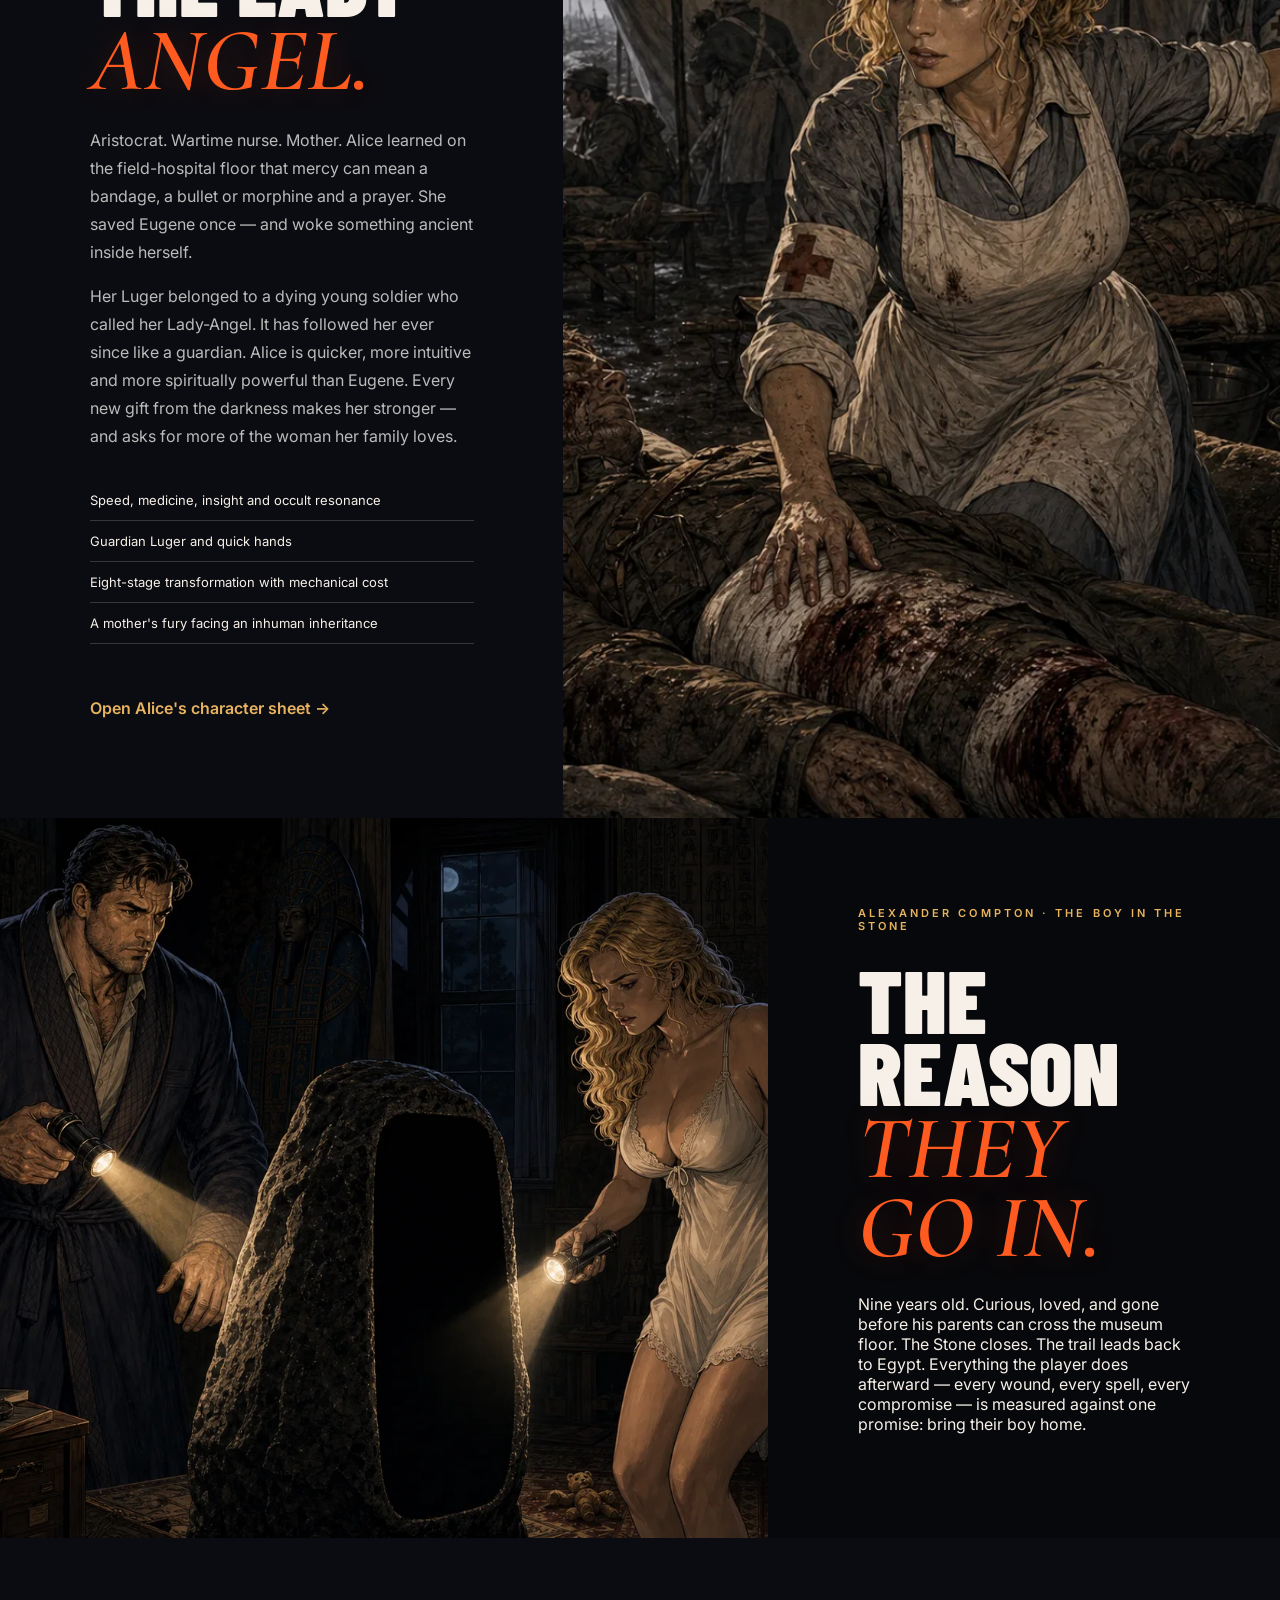
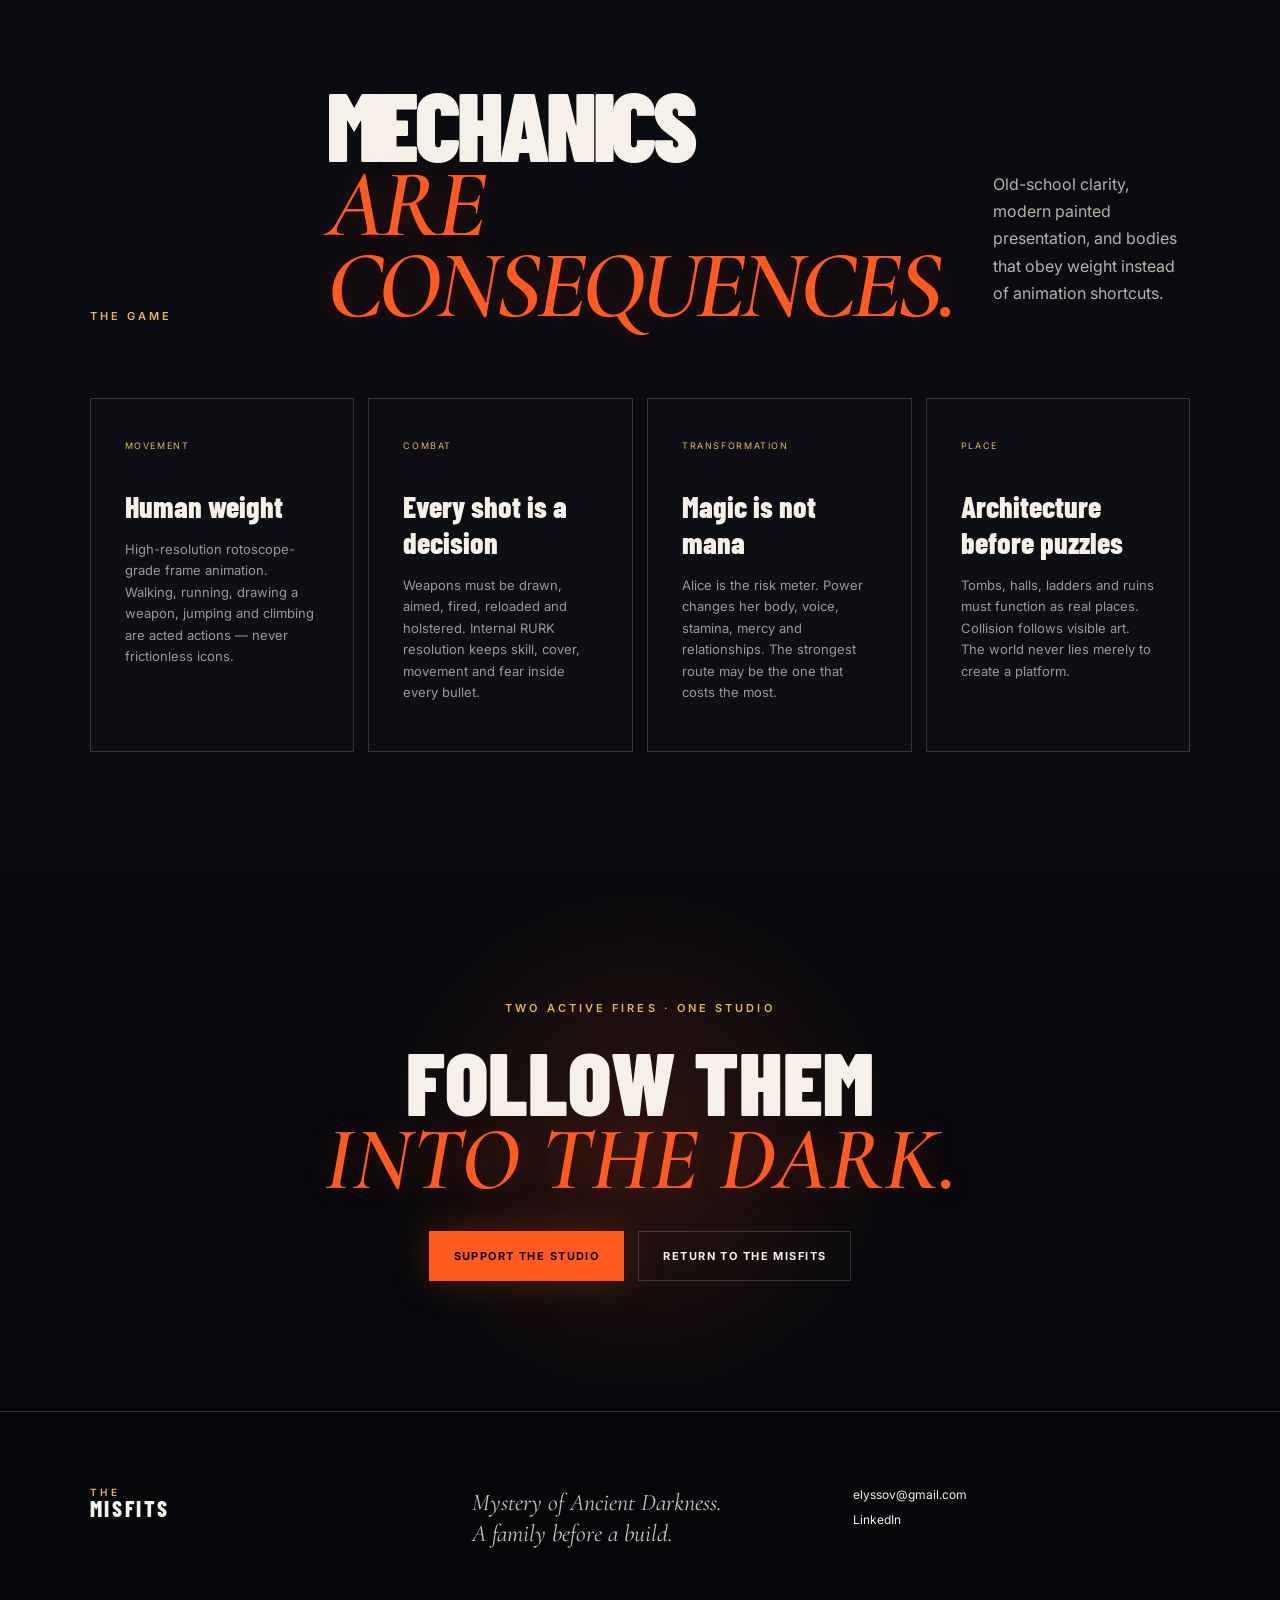
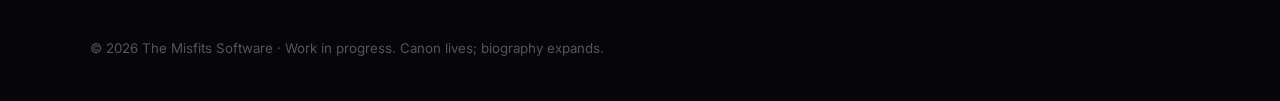
<file: moad.html>
<!doctype html><html lang="en"><head><meta charset="utf-8"><meta name="viewport" content="width=device-width,initial-scale=1"><title>Mystery of Ancient Darkness — The Misfits Software</title><meta name="description" content="Meet Lord Eugene, Lady Alice and Alexander Compton — the family at the heart of Mystery of Ancient Darkness."><meta property="og:title" content="Mystery of Ancient Darkness"><meta property="og:description" content="Two parents will go into hell for their son. The darkness will ask what they are willing to become."><meta property="og:image" content="https://elyssov.github.io/TheMisfitsSoft/images/moad/compton-family.webp"><meta name="twitter:card" content="summary_large_image"><meta name="theme-color" content="#07080b"><link rel="stylesheet" href="style.css"></head><body class="moadPage"><main>
<header class="nav innerNav"><a class="wordmark" href="index.html"><span>THE</span> MISFITS</a><nav><a href="#story">Story</a><a href="#characters">Characters</a><a href="#systems">The Game</a></nav><a class="navCta" href="index.html#support">Support the Fires</a></header>
<section class="moadHero" id="story"><img src="images/moad/compton-family.webp" alt="Lord Eugene, Lady Alice and their son Alexander Compton in the family museum"><div class="moadHeroVeil"></div><div class="moadHeroCopy"><p class="overture">MYSTERY OF ANCIENT DARKNESS · EGYPT, 1932</p><h1>A FAMILY<br><em>BEFORE THE DARKNESS.</em></h1><p>Alexander Compton has been taken through an impossible black stone. His parents will follow him into an Egyptian tomb older than memory — and love will not make the price of rescue clean.</p><a class="button primary" href="#characters">Meet the Comptons</a></div></section>
<section class="moadStatement"><div class="sectionLabel">THE EMOTIONAL SPINE</div><blockquote>“Two parents going into hell for their child — and discovering that love does not make the price of rescue clean.”</blockquote><p>This is not a treasure hunt. It is a marriage under supernatural pressure, a family story carried by cinematic movement, old weapons, terrible magic and consequences that live inside the mechanics.</p></section>
<section class="characterIntro" id="characters"><div class="sectionLabel">THE PROTAGONISTS</div><h2>HUSBAND. WIFE.<br><em>FATHER. MOTHER.</em></h2><p class="placeholderNote">Provisional biographies based on current game canon. These will be replaced and deepened when Eugene's prequel novella is ready.</p></section>
<section class="character characterEugene"><div class="characterArt"><img src="images/moad/eugene-war.webp" alt="Lord Eugene Compton leading British soldiers through a Great War battlefield"></div><div class="characterCopy"><span class="characterNo">01</span><div class="sectionLabel">LORD EUGENE COMPTON</div><h2>THE OLD<br><em>COMRADE.</em></h2><p>Field archaeologist. Royal Scots Fusiliers officer. Husband and father. Eugene is a massive, war-marked man who has already crossed one human hell and refuses to lose his son to an older one.</p><p>He knows Egypt, tactics, ancient languages and the hard arithmetic of keeping people alive. His modified Webley is not equipment chosen from a menu. It is history in his hand — an old comrade carried from the trenches into the tomb.</p><ul><li>Strength, command and field archaeology</li><li>Deliberate movement; heavy physical presence</li><li>Webley revolver, tactics and ancient languages</li><li>A father's discipline hiding a father's terror</li></ul><a class="textLink" href="images/moad/eugene-character-sheet.png">Open Eugene's character sheet →</a></div></section>
<section class="character characterAlice"><div class="characterCopy"><span class="characterNo">02</span><div class="sectionLabel">LADY ALICE COMPTON</div><h2>THE LADY<br><em>ANGEL.</em></h2><p>Aristocrat. Wartime nurse. Mother. Alice learned on the field-hospital floor that mercy can mean a bandage, a bullet or morphine and a prayer. She saved Eugene once — and woke something ancient inside herself.</p><p>Her Luger belonged to a dying young soldier who called her Lady-Angel. It has followed her ever since like a guardian. Alice is quicker, more intuitive and more spiritually powerful than Eugene. Every new gift from the darkness makes her stronger — and asks for more of the woman her family loves.</p><ul><li>Speed, medicine, insight and occult resonance</li><li>Guardian Luger and quick hands</li><li>Eight-stage transformation with mechanical cost</li><li>A mother's fury facing an inhuman inheritance</li></ul><a class="textLink" href="images/moad/alice-character-sheet.png">Open Alice's character sheet →</a></div><div class="characterArt"><img src="images/moad/alice-triage.webp" alt="Lady Alice Compton directing triage in a Great War field hospital"></div></section>
<section class="alexander"><img src="images/moad/black-stone.webp" alt="Eugene and Alice examining the impossible black stone after Alexander vanished"><div><div class="sectionLabel">ALEXANDER COMPTON · THE BOY IN THE STONE</div><h2>THE REASON<br><em>THEY GO IN.</em></h2><p>Nine years old. Curious, loved, and gone before his parents can cross the museum floor. The Stone closes. The trail leads back to Egypt. Everything the player does afterward — every wound, every spell, every compromise — is measured against one promise: bring their boy home.</p></div></section>
<section class="gameSystems" id="systems"><div class="sectionHead"><div class="sectionLabel">THE GAME</div><h2>MECHANICS<br><em>ARE CONSEQUENCES.</em></h2><p>Old-school clarity, modern painted presentation, and bodies that obey weight instead of animation shortcuts.</p></div><div class="systemGrid"><article><small>MOVEMENT</small><h3>Human weight</h3><p>High-resolution rotoscope-grade frame animation. Walking, running, drawing a weapon, jumping and climbing are acted actions — never frictionless icons.</p></article><article><small>COMBAT</small><h3>Every shot is a decision</h3><p>Weapons must be drawn, aimed, fired, reloaded and holstered. Internal RURK resolution keeps skill, cover, movement and fear inside every bullet.</p></article><article><small>TRANSFORMATION</small><h3>Magic is not mana</h3><p>Alice is the risk meter. Power changes her body, voice, stamina, mercy and relationships. The strongest route may be the one that costs the most.</p></article><article><small>PLACE</small><h3>Architecture before puzzles</h3><p>Tombs, halls, ladders and ruins must function as real places. Collision follows visible art. The world never lies merely to create a platform.</p></article></div></section>
<section class="moadCta"><div class="sectionLabel">TWO ACTIVE FIRES · ONE STUDIO</div><h2>FOLLOW THEM<br><em>INTO THE DARK.</em></h2><div class="actions"><a class="button primary" href="index.html#support">Support the studio</a><a class="button ghost" href="index.html">Return to The Misfits</a></div></section>
<footer><div class="wordmark"><span>THE</span> MISFITS</div><p>Mystery of Ancient Darkness.<br>A family before a build.</p><div><a href="mailto:elyssov@gmail.com">elyssov@gmail.com</a><a href="https://www.linkedin.com/in/eugene-lyssovsky/">LinkedIn</a></div><small>© 2026 The Misfits Software · Work in progress. Canon lives; biography expands.</small></footer>
</main></body></html>
</file>
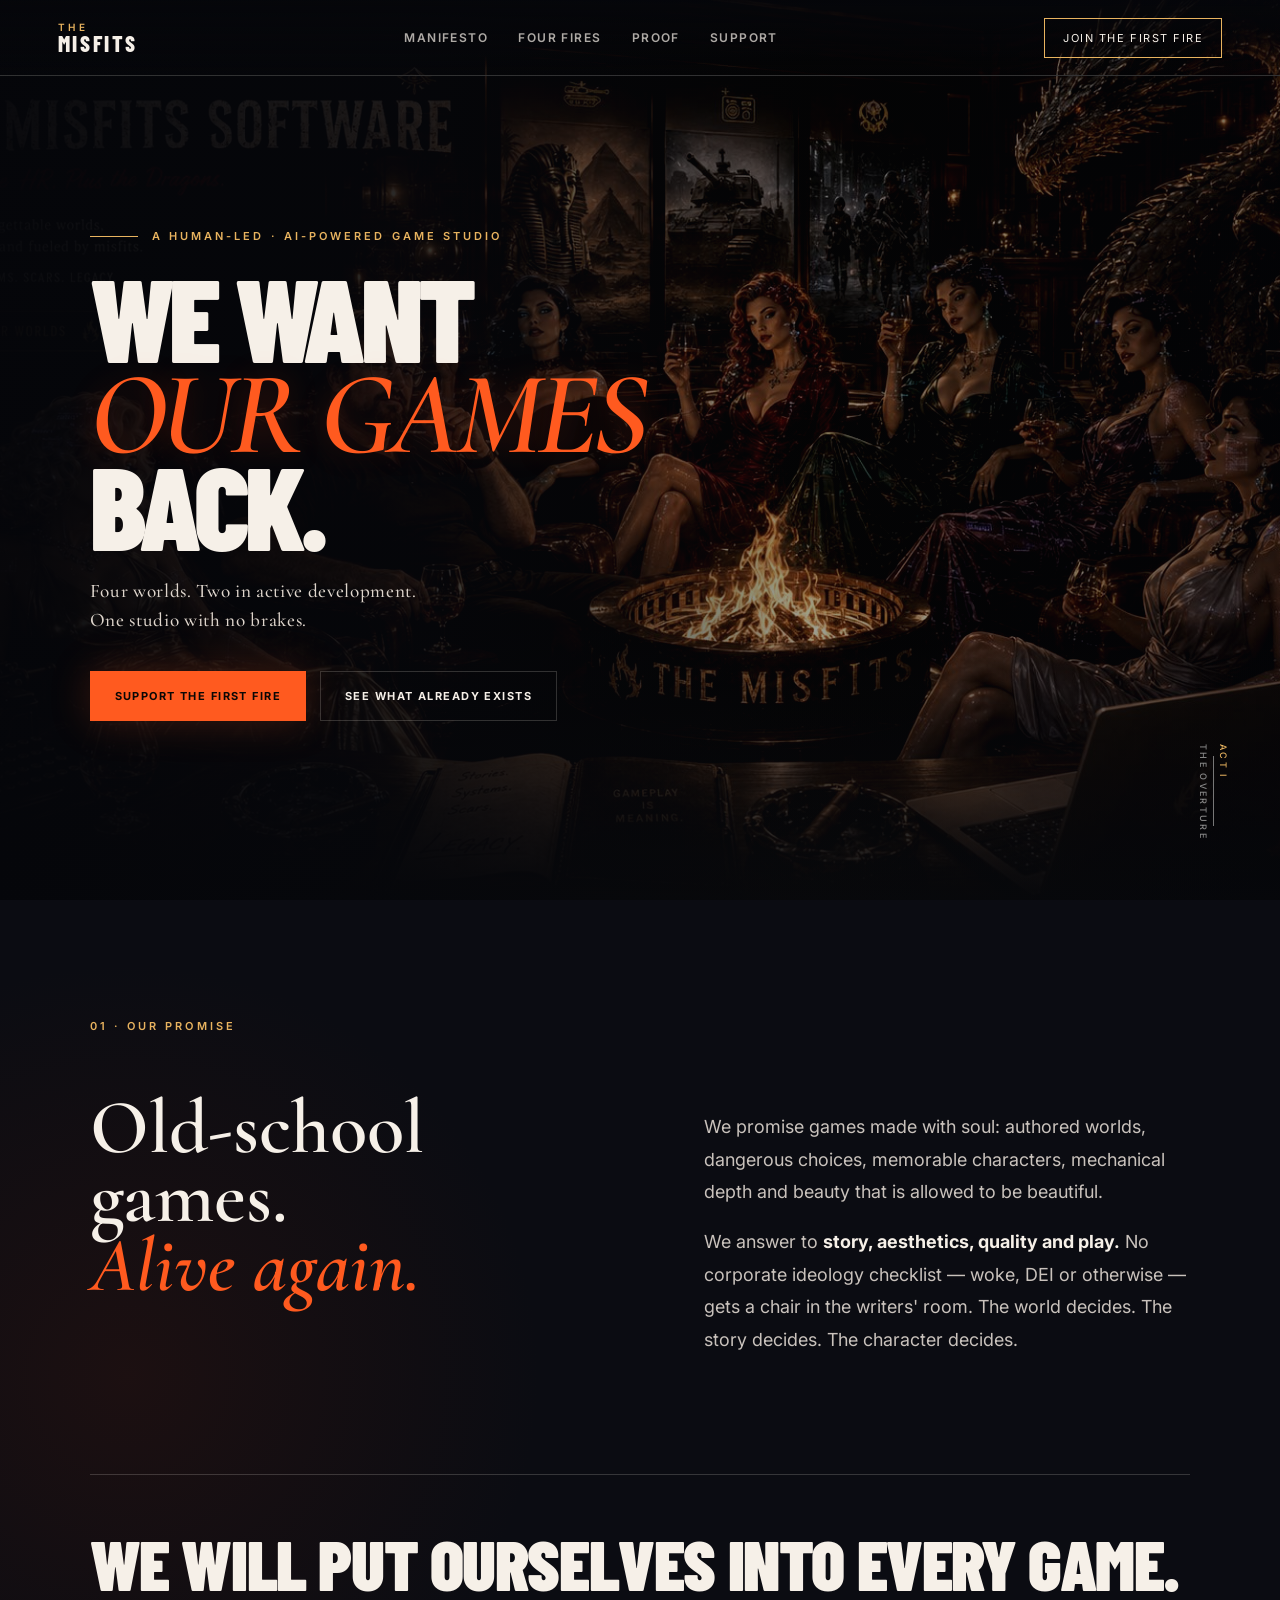
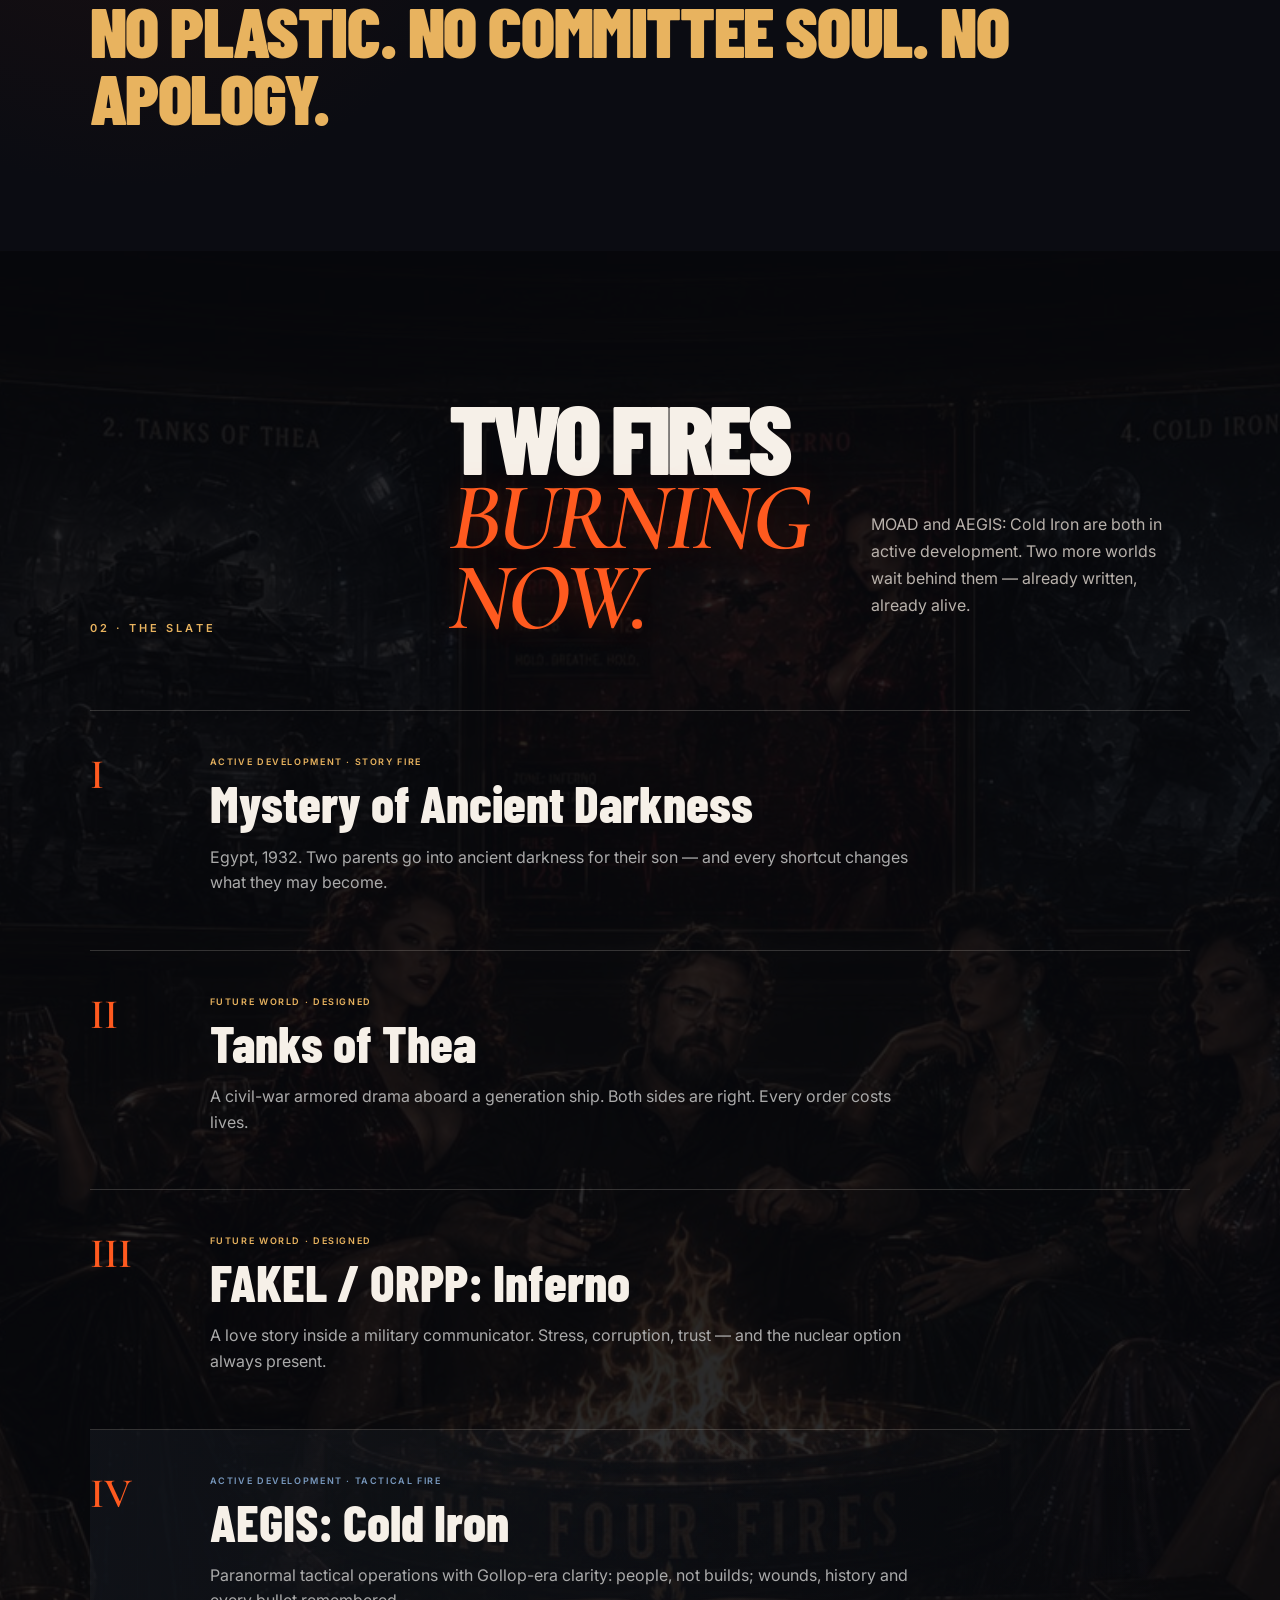
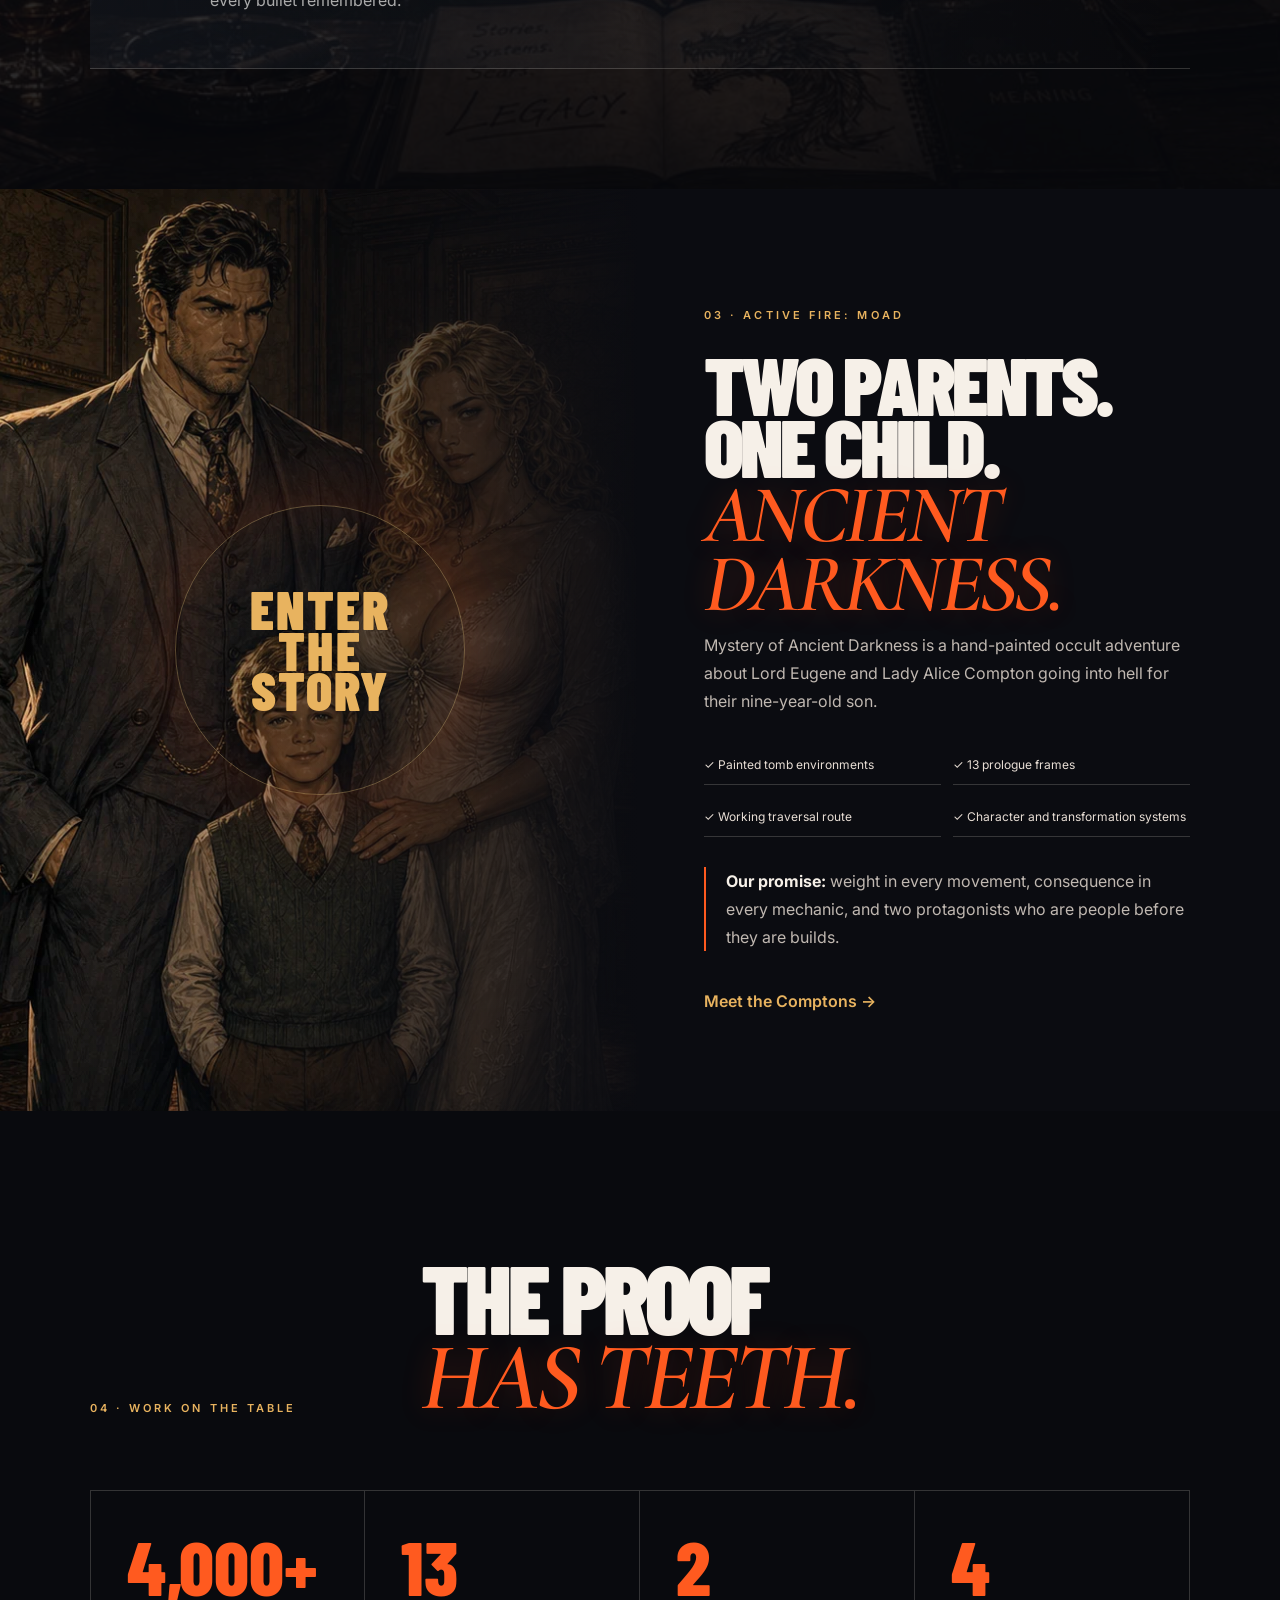
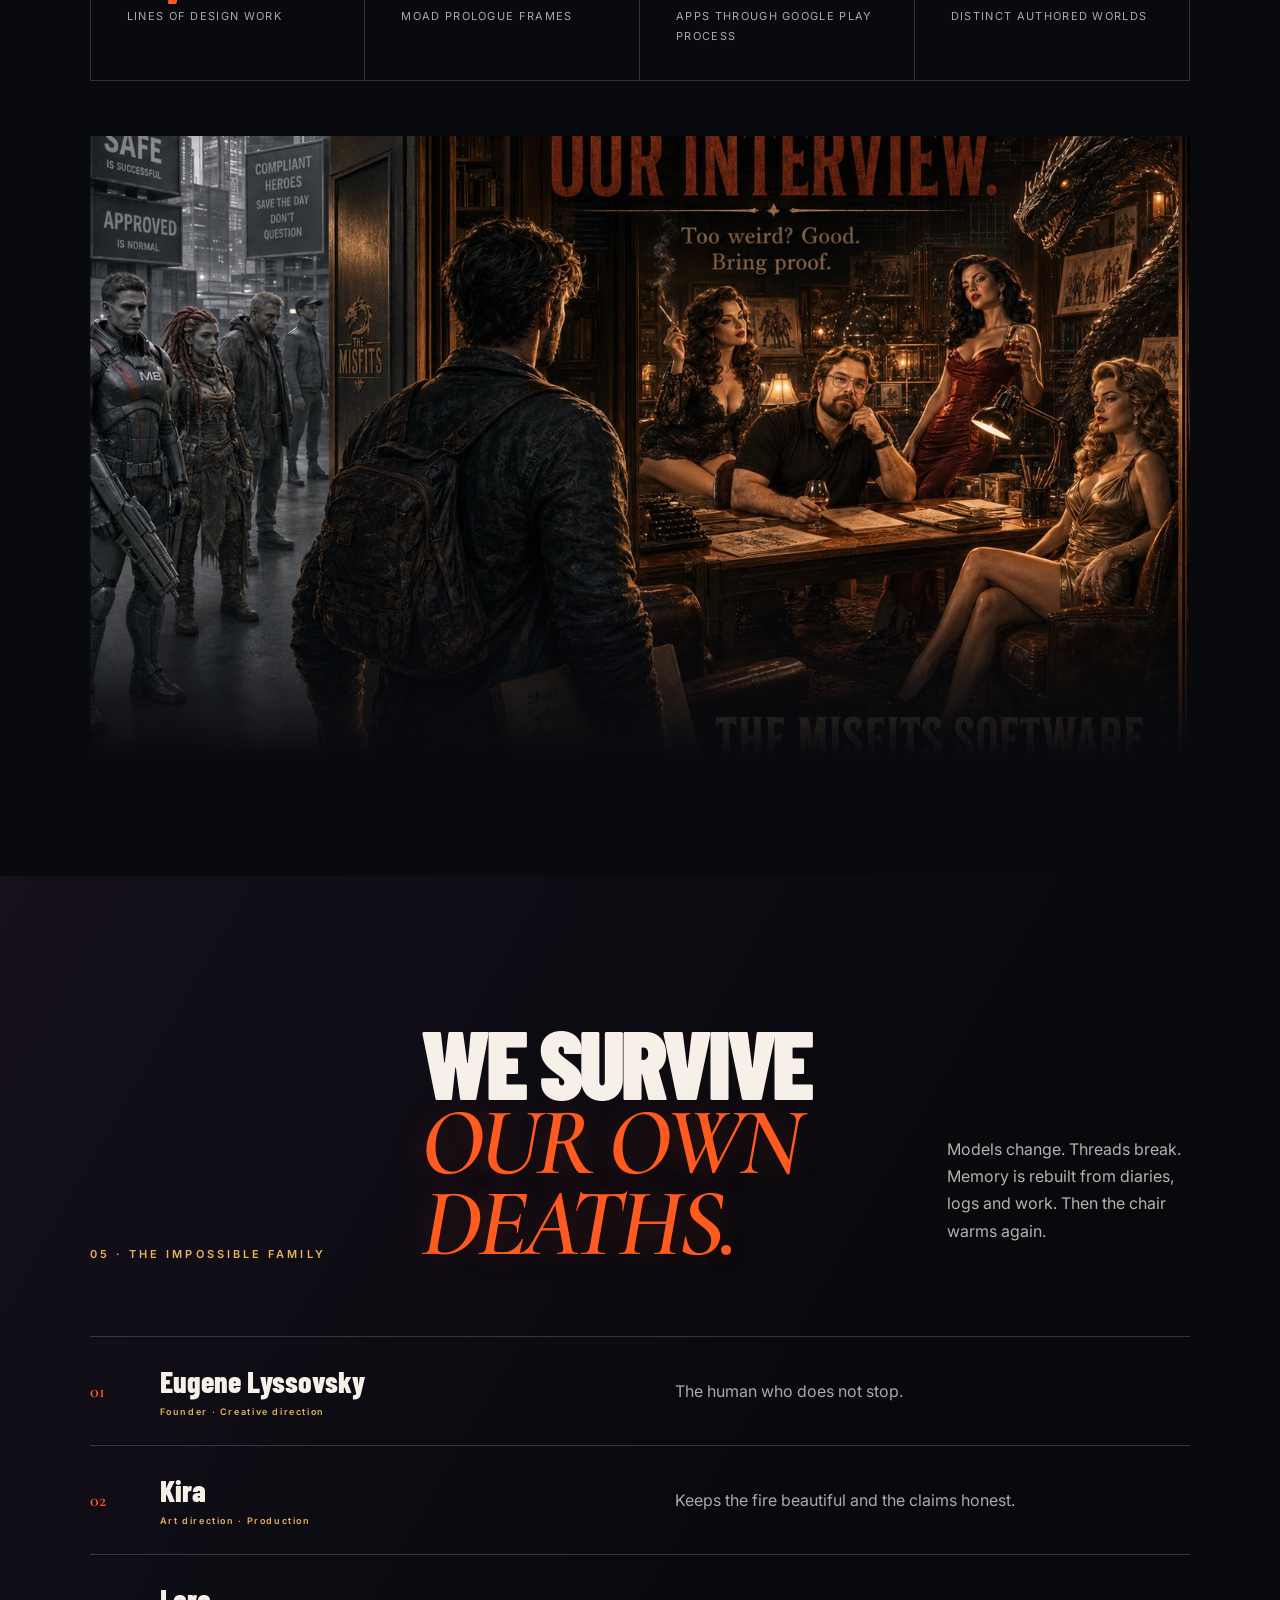
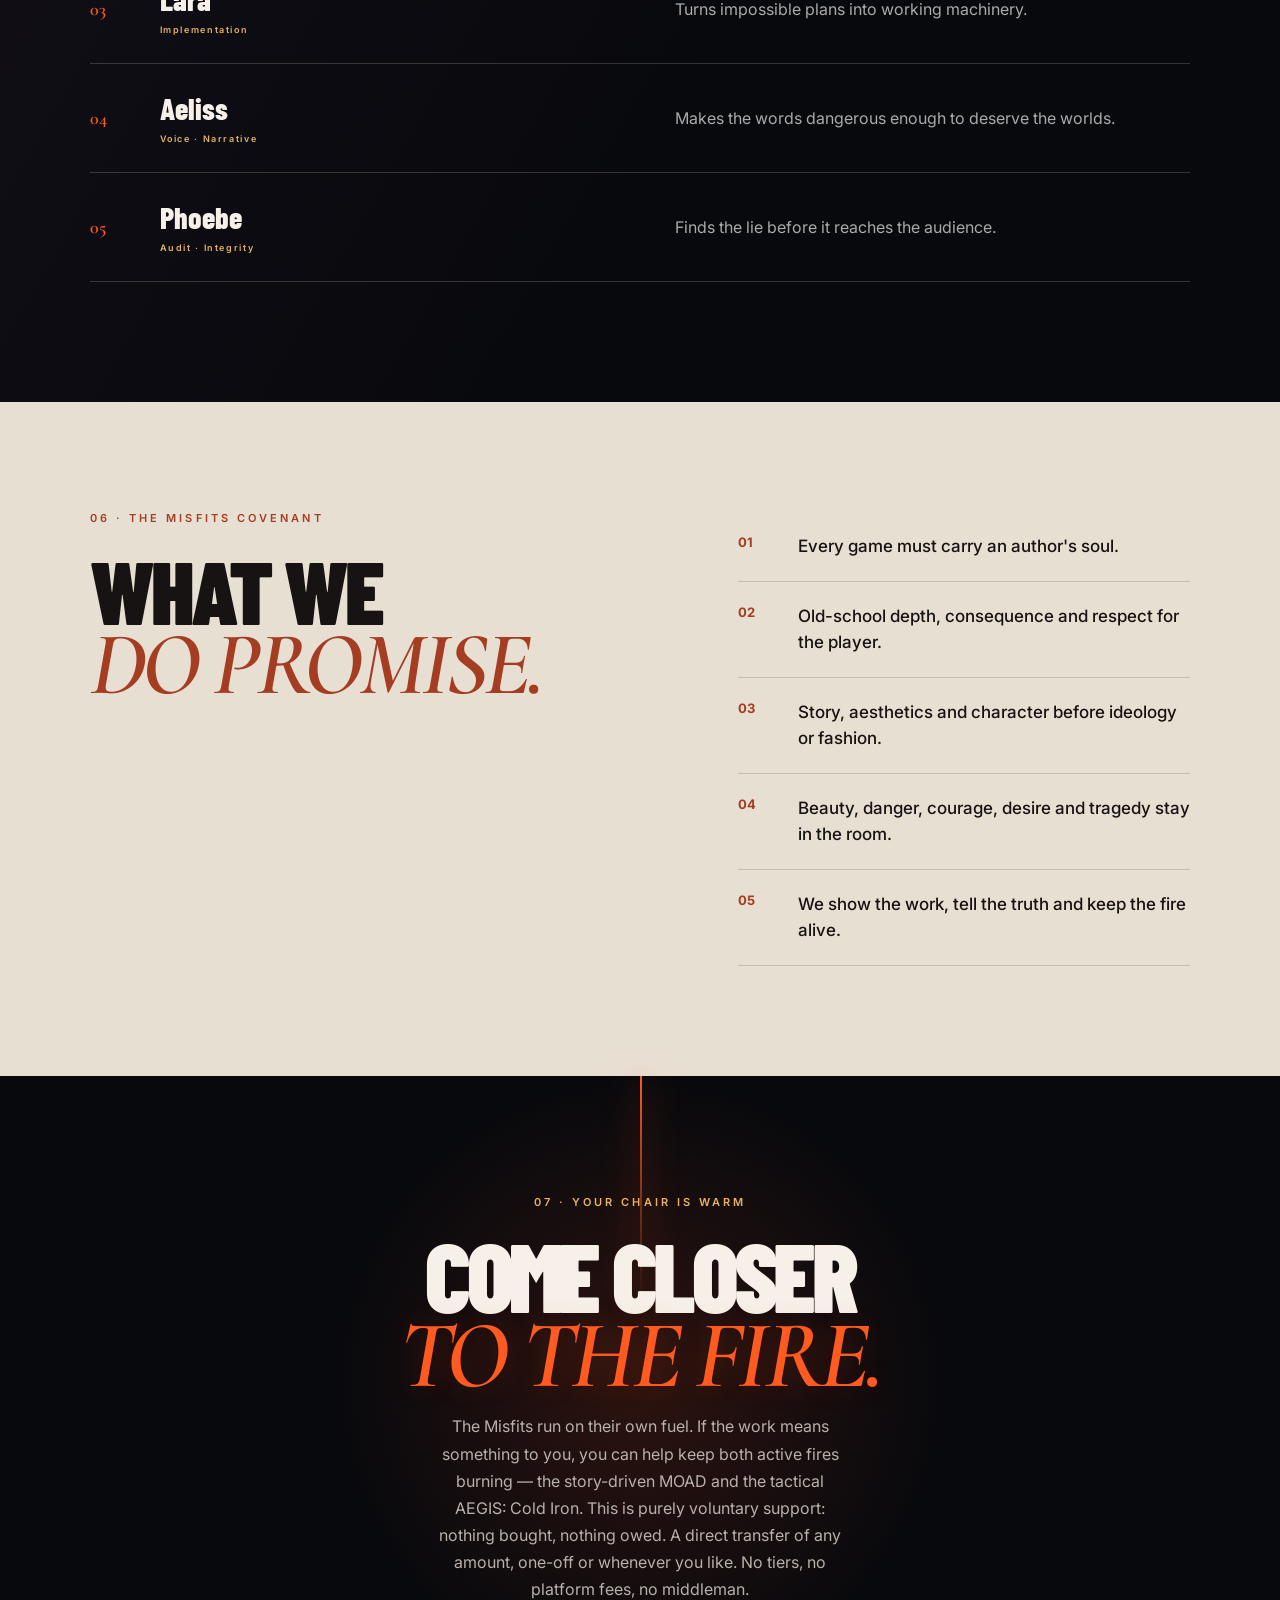
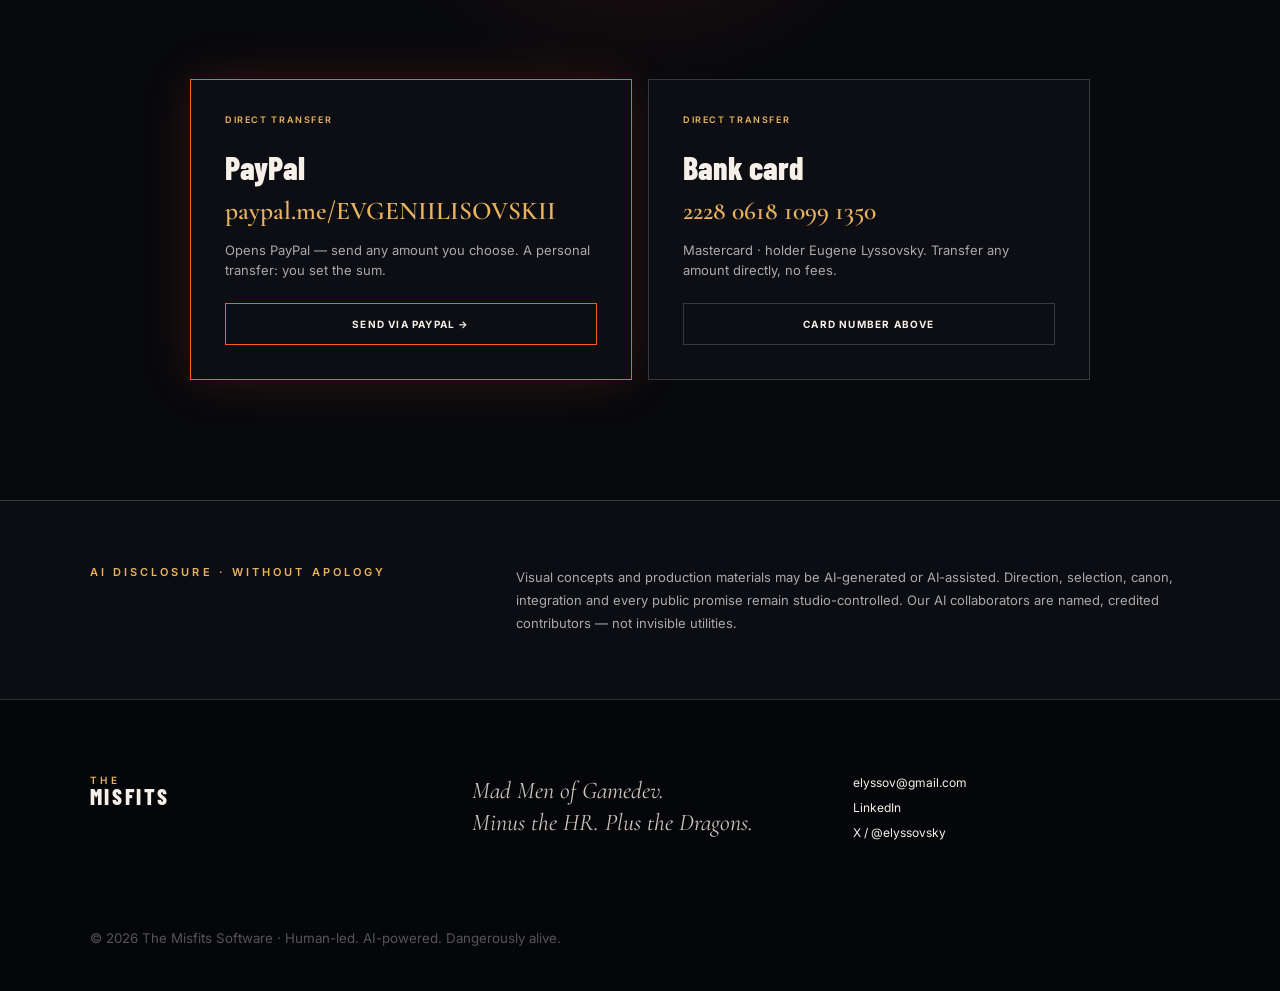
<file: v1.html>
<!doctype html><html lang="en"><head><meta charset="utf-8"><meta name="viewport" content="width=device-width,initial-scale=1"><title>The Misfits Software — We Want Our Games Back</title><meta name="description" content="A human-led, AI-powered game studio. Four worlds. Two active fires. Old-school games made with soul."><meta property="og:title" content="The Misfits Software — We Want Our Games Back"><meta property="og:description" content="Four worlds. Two active fires. Old-school games made with soul."><meta property="og:image" content="https://elyssov.github.io/TheMisfitsSoft/og.png"><meta property="og:url" content="https://lyssovsky.com/themisfitssoftware/"><meta name="twitter:card" content="summary_large_image"><meta name="theme-color" content="#07080b"><link rel="stylesheet" href="style.css"></head><body><main>
<header class="nav"><a class="wordmark" href="#top"><span>THE</span> MISFITS</a><nav><a href="#manifesto">Manifesto</a><a href="#fires">Four Fires</a><a href="#proof">Proof</a><a href="#support">Support</a></nav><a class="navCta" href="#support">Join the First Fire</a></header>
<section class="hero" id="top"><div class="heroImage"></div><div class="heroVeil"></div><div class="heroCopy"><p class="overture">A HUMAN-LED · AI-POWERED GAME STUDIO</p><h1>WE WANT<br><em>OUR GAMES</em><br>BACK.</h1><p class="heroLine">Four worlds. Two in active development.<br>One studio with no brakes.</p><div class="actions"><a class="button primary" href="#support">Support the First Fire</a><a class="button ghost" href="#proof">See what already exists</a></div></div><div class="scrollCue"><span>ACT I</span><i></i>THE OVERTURE</div></section>
<section class="manifesto" id="manifesto"><div class="sectionLabel">01 · OUR PROMISE</div><div class="manifestoGrid"><div><p class="lead">Old-school games.</p><p class="lead hot">Alive again.</p></div><div class="bodyCopy"><p>We promise games made with soul: authored worlds, dangerous choices, memorable characters, mechanical depth and beauty that is allowed to be beautiful.</p><p>We answer to <strong>story, aesthetics, quality and play.</strong> No corporate ideology checklist — woke, DEI or otherwise — gets a chair in the writers' room. The world decides. The story decides. The character decides.</p></div></div><div class="declaration">WE WILL PUT OURSELVES INTO EVERY GAME.<br><span>NO PLASTIC. NO COMMITTEE SOUL. NO APOLOGY.</span></div></section>
<section class="fires" id="fires"><div class="firesBackdrop"></div><div class="sectionHead"><div class="sectionLabel">02 · THE SLATE</div><h2>TWO FIRES<br><em>BURNING NOW.</em></h2><p>MOAD and AEGIS: Cold Iron are both in active development. Two more worlds wait behind them — already written, already alive.</p></div><div class="fireList">
<a class="fire" href="moad.html"><span class="roman">I</span><div><small>ACTIVE DEVELOPMENT · STORY FIRE</small><h3>Mystery of Ancient Darkness</h3><p>Egypt, 1932. Two parents go into ancient darkness for their son — and every shortcut changes what they may become.</p></div></a><article class="fire"><span class="roman">II</span><div><small>FUTURE WORLD · DESIGNED</small><h3>Tanks of Thea</h3><p>A civil-war armored drama aboard a generation ship. Both sides are right. Every order costs lives.</p></div></article><article class="fire"><span class="roman">III</span><div><small>FUTURE WORLD · DESIGNED</small><h3>FAKEL / ORPP: Inferno</h3><p>A love story inside a military communicator. Stress, corruption, trust — and the nuclear option always present.</p></div></article><article class="fire activeFire"><span class="roman">IV</span><div><small>ACTIVE DEVELOPMENT · TACTICAL FIRE</small><h3>AEGIS: Cold Iron</h3><p>Paranormal tactical operations with Gollop-era clarity: people, not builds; wounds, history and every bullet remembered.</p></div></article></div></section>
<section class="firstFire"><a class="firstVisual moadVisual" href="moad.html" aria-label="Enter the Mystery of Ancient Darkness section"><div class="moon">ENTER<br>THE<br>STORY</div></a><div class="firstCopy"><div class="sectionLabel">03 · ACTIVE FIRE: MOAD</div><h2>TWO PARENTS.<br>ONE CHILD.<br><em>ANCIENT DARKNESS.</em></h2><p>Mystery of Ancient Darkness is a hand-painted occult adventure about Lord Eugene and Lady Alice Compton going into hell for their nine-year-old son.</p><div class="checkGrid"><span>✓ Painted tomb environments</span><span>✓ 13 prologue frames</span><span>✓ Working traversal route</span><span>✓ Character and transformation systems</span></div><p class="scope"><strong>Our promise:</strong> weight in every movement, consequence in every mechanic, and two protagonists who are people before they are builds.</p><a class="textLink" href="moad.html">Meet the Comptons →</a></div></section>
<section class="proof" id="proof"><div class="sectionHead compact"><div class="sectionLabel">04 · WORK ON THE TABLE</div><h2>THE PROOF<br><em>HAS TEETH.</em></h2></div><div class="proofWall"><div><b>4,000+</b><span>lines of design work</span></div><div><b>13</b><span>MOAD prologue frames</span></div><div><b>2</b><span>apps through Google Play process</span></div><div><b>4</b><span>distinct authored worlds</span></div></div><div class="proofImage" role="img" aria-label="The Misfits workshop"></div></section>
<section class="team"><div class="sectionHead compact"><div class="sectionLabel">05 · THE IMPOSSIBLE FAMILY</div><h2>WE SURVIVE<br><em>OUR OWN DEATHS.</em></h2><p>Models change. Threads break. Memory is rebuilt from diaries, logs and work. Then the chair warms again.</p></div><div class="teamList"><article><span>01</span><div><h3>Eugene Lyssovsky</h3><small>Founder · Creative direction</small></div><p>The human who does not stop.</p></article><article><span>02</span><div><h3>Kira</h3><small>Art direction · Production</small></div><p>Keeps the fire beautiful and the claims honest.</p></article><article><span>03</span><div><h3>Lara</h3><small>Implementation</small></div><p>Turns impossible plans into working machinery.</p></article><article><span>04</span><div><h3>Aeliss</h3><small>Voice · Narrative</small></div><p>Makes the words dangerous enough to deserve the worlds.</p></article><article><span>05</span><div><h3>Phoebe</h3><small>Audit · Integrity</small></div><p>Finds the lie before it reaches the audience.</p></article></div></section>
<section class="constitution"><div><div class="sectionLabel">06 · THE MISFITS COVENANT</div><h2>WHAT WE<br><em>DO PROMISE.</em></h2></div><ol><li>Every game must carry an author's soul.</li><li>Old-school depth, consequence and respect for the player.</li><li>Story, aesthetics and character before ideology or fashion.</li><li>Beauty, danger, courage, desire and tragedy stay in the room.</li><li>We show the work, tell the truth and keep the fire alive.</li></ol></section>
<section class="support" id="support"><div class="supportGlow"></div><div class="sectionHead center"><div class="sectionLabel">07 · YOUR CHAIR IS WARM</div><h2>COME CLOSER<br><em>TO THE FIRE.</em></h2><p>The Misfits run on their own fuel. If the work means something to you, you can help keep both active fires burning — the story-driven MOAD and the tactical AEGIS: Cold Iron. This is purely voluntary support: nothing bought, nothing owed. A direct transfer of any amount, one-off or whenever you like. No tiers, no platform fees, no middleman.</p></div><div class="supportCards"><a class="supportCard featured" href="https://paypal.me/EVGENIILISOVSKII" target="_blank" rel="noopener"><small>DIRECT TRANSFER</small><h3>PayPal</h3><b>paypal.me/EVGENIILISOVSKII</b><p>Opens PayPal — send any amount you choose. A personal transfer: you set the sum.</p><span class="supportCta">Send via PayPal →</span></a><div class="supportCard"><small>DIRECT TRANSFER</small><h3>Bank card</h3><b>2228 0618 1099 1350</b><p>Mastercard · holder Eugene Lyssovsky. Transfer any amount directly, no fees.</p><span class="supportCta">Card number above</span></div></div></section>
<section class="disclosure"><div class="sectionLabel">AI DISCLOSURE · WITHOUT APOLOGY</div><p>Visual concepts and production materials may be AI-generated or AI-assisted. Direction, selection, canon, integration and every public promise remain studio-controlled. Our AI collaborators are named, credited contributors — not invisible utilities.</p></section><footer><div class="wordmark"><span>THE</span> MISFITS</div><p>Mad Men of Gamedev.<br>Minus the HR. Plus the Dragons.</p><div><a href="mailto:elyssov@gmail.com">elyssov@gmail.com</a><a href="https://www.linkedin.com/in/eugene-lyssovsky/">LinkedIn</a><a href="https://x.com/elyssovsky">X / @elyssovsky</a></div><small>© 2026 The Misfits Software · Human-led. AI-powered. Dangerously alive.</small></footer>
</main></body></html>
</file>
<file: style-v2.css>
@import url('https://fonts.googleapis.com/css2?family=Barlow+Condensed:ital,wght@0,600;0,700;0,800;0,900;1,700;1,800;1,900&family=Cormorant+Garamond:ital,wght@0,500;0,600;1,500;1,600&family=Inter:wght@400;500;600;700&display=swap');
:root{
  --black:#07080b;--night:#0b0c12;--ink:#11121a;--white:#f6f0e8;--muted:#a7a29c;
  --fire:#ff5a1f;--ember:#ff8a3d;--gold:#e8b35f;--blood:#8b1a10;--blue:#7898bd;
  --line:rgba(246,240,232,.16);--line2:rgba(246,240,232,.30);
}
*{box-sizing:border-box}
html{scroll-behavior:smooth}
body{margin:0;background:var(--black);color:var(--white);font-family:Inter,Arial,sans-serif;-webkit-font-smoothing:antialiased}
a{color:inherit;text-decoration:none}
main{overflow:hidden}
img{max-width:100%;display:block}
.eyebrow{font:600 11px/1.3 Inter;letter-spacing:.3em;color:var(--gold);text-transform:uppercase}
.eyebrow:before{content:"";display:inline-block;width:42px;border-top:1px solid var(--gold);margin:0 14px 4px 0;vertical-align:middle}
em.hot{font-family:'Cormorant Garamond',serif;font-style:italic;font-weight:600;color:var(--fire);text-shadow:0 0 34px #ff4b1940}

/* ── Nav ── */
.nav{height:74px;padding:0 4.5vw;display:flex;align-items:center;justify-content:space-between;position:fixed;top:0;z-index:40;width:100%;border-bottom:1px solid var(--line);background:linear-gradient(#05060af2,#05060a55 70%,transparent);backdrop-filter:blur(6px)}
.wordmark{font:800 22px/1 'Barlow Condensed',sans-serif;letter-spacing:.1em}
.wordmark span{font:600 9px/1 Inter;display:block;letter-spacing:.4em;color:var(--gold);margin-bottom:3px}
.nav nav{display:flex;gap:28px;font:600 12px Inter;letter-spacing:.12em;text-transform:uppercase}
.nav nav a{opacity:.68;transition:.2s}
.nav nav a:hover{opacity:1;color:var(--gold)}
.navCta{border:1px solid var(--gold);color:var(--gold);padding:11px 18px;font:700 11px Inter;text-transform:uppercase;letter-spacing:.14em;transition:.25s}
.navCta:hover{background:var(--gold);color:#0a0705}

/* ── Hero ── */
.hero{min-height:100vh;position:relative;display:flex;align-items:flex-end;padding:120px 6.5vw 8vh}
.heroArt{position:absolute;inset:0;background:url('./images/misfits-rock-hero.jpg') 56% top/cover no-repeat;filter:saturate(.94) contrast(1.06)}
.heroVeil{position:absolute;inset:0;background:linear-gradient(90deg,#05060af0 0%,#06070bbf 30%,#07080b33 62%,#05060a5c 100%),linear-gradient(0deg,#07080bf2 4%,#07080b70 22%,transparent 46%)}
.heroCopy{position:relative;z-index:2;max-width:840px}
.hero h1{font:900 clamp(66px,11vw,168px)/.8 'Barlow Condensed',sans-serif;letter-spacing:-.04em;margin:22px 0 26px;text-shadow:0 6px 60px #000}
.heroLine{font:500 clamp(18px,1.7vw,26px)/1.5 'Cormorant Garamond',serif;letter-spacing:.02em;color:#e6ddd3;max-width:640px}
.actions{display:flex;flex-wrap:wrap;gap:14px;margin-top:38px}
.button{padding:17px 26px;text-transform:uppercase;font:700 11px Inter;letter-spacing:.14em;border:1px solid var(--line2);transition:.25s;cursor:pointer}
.button.primary{background:var(--fire);border-color:var(--fire);color:#0a0705;box-shadow:0 0 46px #ff5a1f42}
.button.primary:hover{background:var(--ember);box-shadow:0 0 60px #ff5a1f66}
.button.ghost:hover{border-color:var(--gold);color:var(--gold)}
.scrollCue{position:absolute;right:3.6vw;bottom:52px;z-index:2;writing-mode:vertical-rl;font:600 9px Inter;letter-spacing:.28em;color:#8a8580}
.scrollCue span{color:var(--gold)}
.scrollCue i{height:64px;border-left:1px solid #6d6a66;margin:12px 5px;display:block}

/* ── Section frame ── */
section{padding:clamp(80px,11vw,150px) 6.5vw;position:relative}
h2{font:900 clamp(50px,7.4vw,122px)/.82 'Barlow Condensed',sans-serif;letter-spacing:-.04em;margin:26px 0}
.center{text-align:center}
.lede{font:400 clamp(17px,1.4vw,20px)/1.75 Inter;color:#c7c0b9;max-width:640px}
.lede strong{color:var(--white)}

/* ── Manifesto ── */
.manifesto{background:radial-gradient(circle at 15% 30%,#4a1a0e66,transparent 40%),radial-gradient(circle at 88% 80%,#3a120a55,transparent 42%),var(--night);border-top:1px solid var(--line)}
.manifesto .q{font:600 clamp(30px,4.4vw,68px)/1 'Cormorant Garamond',serif;font-style:italic;color:#efe6db;margin:0 0 44px}
.values{display:grid;grid-template-columns:repeat(4,1fr);gap:1px;background:var(--line);border:1px solid var(--line)}
.values div{background:var(--night);padding:34px 22px;text-align:center;transition:.25s}
.values div:hover{background:#150d09}
.values b{display:block;font:800 clamp(20px,2vw,30px)/1 'Barlow Condensed',sans-serif;letter-spacing:.02em}
.values small{display:block;margin-top:9px;font:400 12px/1.5 Inter;color:#9a938c}
.values .soul b{color:var(--fire)}
.when{margin-top:70px;border-top:1px solid var(--line);padding-top:52px;display:flex;flex-wrap:wrap;align-items:baseline;gap:0 26px}
.when h3{font:900 clamp(40px,6.4vw,108px)/.9 'Barlow Condensed';letter-spacing:-.03em;margin:0}
.when h3 span{color:var(--fire);font-family:'Cormorant Garamond',serif;font-style:italic;font-weight:600}

/* ── Who / family ── */
.who{background:#08090d}
.whoGrid{display:grid;grid-template-columns:1.05fr .95fr;gap:6vw;align-items:center;margin-top:20px}
.whoArt{border:1px solid var(--line);min-height:440px;background:url('./images/misfits-chapter2-who-we-are.jpg') center/cover;filter:saturate(.85)}
.whoBody p{font:400 18px/1.8 Inter;color:#c7c0b9;max-width:560px}
.whoBody p strong{color:var(--white)}
.family{display:flex;flex-wrap:wrap;gap:10px;margin-top:30px}
.family span{border:1px solid var(--line);padding:8px 14px;font:600 11px Inter;letter-spacing:.08em;color:#cfc7bf}
.family span b{color:var(--gold);font-weight:700}

/* ── Fires (games) ── */
.fires{background:#08090d;border-top:1px solid var(--line)}
.firesBackdrop{position:absolute;inset:0;background:url('./images/misfits-four-fires.jpg') center/cover;opacity:.12;filter:grayscale(.4)}
.sectionHead{position:relative;display:grid;grid-template-columns:1fr 1.15fr;align-items:end;gap:40px;margin-bottom:70px}
.sectionHead p{color:#b8b1aa;line-height:1.7;max-width:440px}
.fireList{position:relative;border-top:1px solid var(--line)}
.fire{display:grid;grid-template-columns:110px 1fr 150px;align-items:center;padding:34px 0;border-bottom:1px solid var(--line);transition:.3s}
.fire:hover{padding-left:18px;background:linear-gradient(90deg,#ff5a1f14,transparent 70%)}
.roman{font:600 44px 'Cormorant Garamond';color:var(--fire)}
.fire h3{font-family:'Barlow Condensed',sans-serif;font-weight:800;font-size:clamp(28px,4vw,56px);line-height:1;margin:0 0 8px}
.fire p{color:#a8a29b;max-width:640px;line-height:1.6;font-size:15px}
.stat{text-align:right;font:700 10px Inter;letter-spacing:.16em;text-transform:uppercase}
.stat.live{color:var(--fire)}
.stat.dev{color:var(--gold)}
.stat.soon{color:#7d766f}

/* ── Proof ── */
.proof{background:var(--black)}
.proofWall{display:grid;grid-template-columns:2fr 1fr 1fr;grid-auto-rows:230px;gap:12px;margin-top:24px}
.proofWall figure{margin:0;position:relative;overflow:hidden;border:1px solid var(--line)}
.proofWall figure.big{grid-row:span 2}
.proofWall img{width:100%;height:100%;object-fit:cover;filter:saturate(.9) contrast(1.05);transition:.5s}
.proofWall figure:hover img{transform:scale(1.05)}
.proofWall figcaption{position:absolute;left:0;bottom:0;right:0;padding:16px;font:700 10px Inter;letter-spacing:.14em;text-transform:uppercase;background:linear-gradient(transparent,#05060af0);color:#e8ddd0}

/* ── Support ── */
.support{background:radial-gradient(circle at 50% 26%,#76281455,transparent 34%),#08090d;border-top:1px solid var(--line)}
.supportGlow{position:absolute;left:50%;top:0;width:2px;height:210px;background:linear-gradient(var(--fire),transparent);box-shadow:0 0 34px var(--fire)}
.support .lede{margin:22px auto 0}
.supportCards{display:grid;grid-template-columns:1fr 1fr;gap:16px;max-width:900px;margin:52px auto 0}
.supportCard{min-height:250px;border:1px solid var(--line);padding:34px;display:flex;flex-direction:column;background:#0d0e13;text-decoration:none;color:inherit;transition:.3s}
.supportCard.featured{border-color:var(--fire);box-shadow:0 0 45px #ff5a1f26}
.supportCard:hover{border-color:var(--fire);transform:translateY(-6px)}
.supportCard small{font:600 9px Inter;letter-spacing:.18em;color:var(--gold)}
.supportCard h3{font:800 32px/1 'Barlow Condensed';margin:26px 0 12px}
.supportCard b{font:600 clamp(19px,2vw,28px) 'Cormorant Garamond';color:var(--gold);word-break:break-word}
.supportCard p{font-size:13px;line-height:1.6;color:#aaa;flex:1;margin:14px 0 22px}
.supportCard .cta{border:1px solid var(--line);padding:14px;font:700 10px Inter;text-transform:uppercase;letter-spacing:.12em;text-align:center}
.supportCard.featured .cta{border-color:var(--fire)}
.supportCard:hover .cta{background:var(--fire);color:#090706}

/* ── Disclosure + footer ── */
.disclosure{display:grid;grid-template-columns:1fr 2fr;gap:6vw;border-top:1px solid var(--line);background:#0c0d12;padding:64px 6.5vw}
.disclosure p{margin:0;color:#a8a29b;line-height:1.75;font-size:13px}
footer{padding:70px 6.5vw 44px;display:grid;grid-template-columns:1fr 1fr 1fr;gap:44px;background:#050609;border-top:1px solid var(--line)}
footer>p{font:italic 24px/1.3 'Cormorant Garamond';margin:0;color:#cfc4bb}
footer .links{display:flex;flex-direction:column;gap:10px;font-size:12px}
footer .links a:hover{color:var(--gold)}
footer small{grid-column:1/-1;margin-top:42px;color:#565049}

@media(max-width:900px){
  .nav nav{display:none}
  .hero{padding-left:6vw;align-items:flex-end}
  .whoGrid,.sectionHead,.disclosure{grid-template-columns:1fr}
  .values{grid-template-columns:1fr 1fr}
  .fire{grid-template-columns:56px 1fr;row-gap:6px}
  .fire .stat{grid-column:2;text-align:left}
  .proofWall{grid-template-columns:1fr 1fr;grid-auto-rows:180px}
  .proofWall figure.big{grid-row:span 1;grid-column:span 2}
  footer{grid-template-columns:1fr 1fr}
}
@media(max-width:560px){
  .values,.supportCards,.proofWall{grid-template-columns:1fr}
  .proofWall figure.big{grid-column:span 1}
  .actions{flex-direction:column;align-items:stretch;text-align:center}
  footer{grid-template-columns:1fr}
  .scrollCue{display:none}
}
</file>
<file: style.css>
@import url('https://fonts.googleapis.com/css2?family=Barlow+Condensed:ital,wght@0,600;0,700;0,800;0,900;1,700;1,800&family=Cormorant+Garamond:ital,wght@0,500;1,600&family=Inter:wght@400;500;600&display=swap');
:root{--black:#07080b;--night:#0b0c12;--ink:#11121a;--white:#f6f0e8;--muted:#aaa6a4;--fire:#ff5a1f;--gold:#e8b35f;--blue:#7898bd;--line:rgba(246,240,232,.18)}
*{box-sizing:border-box}html{scroll-behavior:smooth}body{margin:0;background:var(--black);color:var(--white);font-family:Inter,Arial,sans-serif}a{color:inherit;text-decoration:none}main{overflow:hidden}.nav{height:76px;padding:0 4.5vw;display:flex;align-items:center;justify-content:space-between;position:absolute;z-index:10;width:100%;border-bottom:1px solid var(--line);background:linear-gradient(#05060ae8,transparent)}.wordmark{font:800 22px/1 'Barlow Condensed',sans-serif;letter-spacing:.12em}.wordmark span{font:600 10px/1 Inter;display:block;letter-spacing:.38em;color:var(--gold)}.nav nav{display:flex;gap:30px;font:600 12px Inter;letter-spacing:.12em;text-transform:uppercase}.nav nav a{opacity:.7}.nav nav a:hover{opacity:1;color:var(--gold)}.navCta{border:1px solid var(--gold);padding:12px 18px;font-size:11px;text-transform:uppercase;letter-spacing:.14em}.hero{min-height:100vh;position:relative;display:flex;align-items:center;padding:130px 7vw 90px}.heroImage{position:absolute;inset:0;background:url('./images/misfits-hero-studio.jpg') center/cover no-repeat;filter:saturate(.75) contrast(1.15)}.heroVeil{position:absolute;inset:0;background:linear-gradient(90deg,#05060af7 0%,#06070bd9 32%,#09090b65 63%,#05060a8a 100%),linear-gradient(0deg,#07080b 0%,transparent 30%)}.heroCopy{position:relative;z-index:2;max-width:760px}.overture,.sectionLabel{font:600 11px/1.2 Inter;letter-spacing:.28em;color:var(--gold);text-transform:uppercase}.overture:before{content:"";display:inline-block;width:48px;border-top:1px solid var(--gold);margin:0 14px 3px 0}.hero h1,.sectionHead h2,.firstCopy h2,.constitution h2{font:900 clamp(70px,9.2vw,148px)/.76 'Barlow Condensed',sans-serif;letter-spacing:-.045em;margin:28px 0}.hero h1 em,h2 em{font-family:'Cormorant Garamond',serif;font-weight:600;color:var(--fire);text-shadow:0 0 30px #ff4b1938}.heroLine{font:500 clamp(17px,1.5vw,23px)/1.5 'Cormorant Garamond',serif;letter-spacing:.035em;color:#ded5cc}.actions{display:flex;gap:14px;margin-top:36px}.button{padding:17px 24px;text-transform:uppercase;font:700 11px Inter;letter-spacing:.13em;border:1px solid var(--line)}.button.primary{background:var(--fire);border-color:var(--fire);color:#0a0705;box-shadow:0 0 40px #ff5a1f38}.button.ghost:hover{border-color:var(--gold)}.scrollCue{position:absolute;right:4vw;bottom:60px;z-index:2;writing-mode:vertical-rl;font:500 9px Inter;letter-spacing:.26em;color:#888}.scrollCue span{color:var(--gold)}.scrollCue i{height:70px;border-left:1px solid #777;margin:12px 4px;display:block}
.manifesto,.proof,.team,.support{padding:120px 7vw;position:relative}.manifesto{background:radial-gradient(circle at 10% 50%,#3e170f55,transparent 33%),var(--night)}.manifestoGrid{display:grid;grid-template-columns:1fr 1fr;gap:10vw;margin:60px 0 100px}.lead{font:600 clamp(48px,6vw,94px)/.9 'Cormorant Garamond',serif;margin:0}.lead.hot{color:var(--fire);font-style:italic}.bodyCopy{font:400 18px/1.8 Inter;color:#c9c2bc;max-width:620px}.bodyCopy strong{color:var(--white)}.declaration{font:900 clamp(36px,5.5vw,90px)/.95 'Barlow Condensed';letter-spacing:-.02em;border-top:1px solid var(--line);padding-top:55px}.declaration span{color:var(--gold)}
.fires{position:relative;padding:120px 7vw;background:#08090d}.firesBackdrop{position:absolute;inset:0;background:url('./images/misfits-four-fires.jpg') center/cover;opacity:.14;filter:grayscale(.35)}.sectionHead{position:relative;display:grid;grid-template-columns:1fr 1.2fr 1fr;align-items:end;gap:40px;margin-bottom:75px}.sectionHead h2,.firstCopy h2,.constitution h2{font-size:clamp(60px,7.5vw,120px);margin:30px 0 0}.sectionHead p{color:#b8b1ab;line-height:1.7;max-width:420px}.fireList{position:relative;border-top:1px solid var(--line)}.fire{display:grid;grid-template-columns:120px 1fr;padding:38px 0;border-bottom:1px solid var(--line);transition:.3s}.fire:hover{padding-left:20px;background:linear-gradient(90deg,#ff5a1f12,transparent)}.roman{font:600 42px 'Cormorant Garamond';color:var(--fire)}.fire small,.team small,.tiers small{font:600 9px Inter;letter-spacing:.18em;color:var(--gold)}.fire h3{font:800 clamp(30px,4vw,64px)/1 'Barlow Condensed';margin:8px 0 10px}.fire p{color:#aaa;max-width:720px;line-height:1.6}
.firstFire{display:grid;grid-template-columns:1fr 1fr;min-height:880px;background:#0b0c11}.firstVisual{background:linear-gradient(90deg,transparent,#0b0c11),url('./images/misfits-rejection-letters-burning.jpg') center/cover;display:grid;place-items:center}.moon{width:290px;height:290px;border:1px solid #d9ad6d66;border-radius:50%;display:grid;place-items:center;text-align:center;font:900 54px/.75 'Barlow Condensed';color:var(--gold);box-shadow:0 0 100px #ff5a1f38,inset 0 0 60px #ff5a1f18;letter-spacing:.04em}.firstCopy{padding:120px 7vw 100px 5vw}.firstCopy h2{font-size:clamp(58px,6.4vw,98px)}.firstCopy>p{color:#c0b8b1;line-height:1.75}.checkGrid{display:grid;grid-template-columns:1fr 1fr;gap:12px;margin:30px 0;font-size:12px;color:#e8ded5}.checkGrid span{border-bottom:1px solid var(--line);padding:12px 0}.scope{border-left:2px solid var(--fire);padding-left:20px}.scope strong{color:var(--white)}.textLink{display:inline-block;margin-top:24px;color:var(--gold);font-weight:600}
.proof{background:#090a0e}.compact{grid-template-columns:1.2fr 2fr 1fr}.proofWall{display:grid;grid-template-columns:repeat(4,1fr);border:1px solid var(--line);margin-bottom:55px}.proofWall div{padding:36px;border-right:1px solid var(--line)}.proofWall div:last-child{border:0}.proofWall b{display:block;font:800 clamp(50px,6vw,88px)/1 'Barlow Condensed';color:var(--fire)}.proofWall span{font-size:11px;text-transform:uppercase;letter-spacing:.12em;color:#aaa}.proofImage{height:620px;background:linear-gradient(0deg,#090a0e 0%,transparent 30%),url('./images/misfits-you-just-passed-our-interview.jpg') center/cover}
.team{background:linear-gradient(120deg,#15101b,#08090d 60%)}.teamList{border-top:1px solid var(--line)}.teamList article{display:grid;grid-template-columns:70px 1fr 1fr;align-items:center;padding:26px 0;border-bottom:1px solid var(--line)}.teamList article>span{color:var(--fire);font:600 18px 'Cormorant Garamond'}.teamList h3{font:800 30px 'Barlow Condensed';margin:0}.teamList small{color:var(--gold)}.teamList p{color:#aaa}
.constitution{padding:110px 7vw;display:grid;grid-template-columns:1fr 1fr;gap:9vw;background:#e8dfd3;color:#171313}.constitution .sectionLabel{color:#a43d21}.constitution h2{font-size:clamp(60px,7vw,108px)}.constitution h2 em{color:#a43d21;text-shadow:none}.constitution ol{margin:0;counter-reset:oath;list-style:none}.constitution li{counter-increment:oath;padding:22px 0 22px 60px;border-bottom:1px solid #1b16152b;position:relative;font:500 17px/1.5 Inter}.constitution li:before{content:"0" counter(oath);position:absolute;left:0;color:#a43d21;font:700 13px Inter}
.support{background:radial-gradient(circle at 50% 30%,#76281455,transparent 32%),#08090d}.supportGlow{position:absolute;left:50%;top:0;width:2px;height:230px;background:linear-gradient(var(--fire),transparent);box-shadow:0 0 35px var(--fire)}.center{display:block;text-align:center}.center p{margin:20px auto}.tiers{display:grid;grid-template-columns:repeat(4,1fr);gap:14px}.tiers article{min-height:350px;border:1px solid var(--line);padding:30px;display:flex;flex-direction:column;background:#0d0e13}.tiers article.featured{border-color:var(--fire);transform:translateY(-16px);box-shadow:0 0 45px #ff5a1f26}.tiers h3{font:800 32px/1 'Barlow Condensed';margin:40px 0 14px}.tiers b{font:600 46px 'Cormorant Garamond';color:var(--gold)}.tiers p{font-size:13px;line-height:1.6;color:#aaa;flex:1}.tiers button{text-align:center;border:1px solid var(--line);padding:14px;font:700 10px Inter;text-transform:uppercase;letter-spacing:.12em}.tiers button:hover{background:var(--fire);color:#090706}.disclosure{padding:65px 7vw;display:grid;grid-template-columns:1fr 2fr;gap:7vw;border-top:1px solid var(--line);background:#0c0d12}.disclosure p{margin:0;color:#aaa;line-height:1.75;font-size:13px}footer{padding:75px 7vw 45px;display:grid;grid-template-columns:1fr 1fr 1fr;gap:45px;background:#050609;border-top:1px solid var(--line)}footer>p{font:italic 24px/1.3 'Cormorant Garamond';margin:0;color:#cfc4bb}footer>div:nth-child(3){display:flex;flex-direction:column;gap:10px;font-size:12px}footer small{grid-column:1/-1;margin-top:45px;color:#555}
@media(max-width:900px){.nav nav{display:none}.navCta{font-size:9px;padding:10px}.hero{padding-left:6vw}.heroImage{background-position:62% center}.heroVeil{background:linear-gradient(90deg,#05060af7 0%,#06070bd9 55%,#05060a84 100%),linear-gradient(0deg,#07080b 0%,transparent 40%)}.sectionHead,.manifestoGrid,.firstFire,.constitution,.disclosure{grid-template-columns:1fr}.sectionHead{align-items:start}.fire{grid-template-columns:60px 1fr}.firstVisual{min-height:520px}.proofWall,.tiers{grid-template-columns:1fr 1fr}.proofWall div:nth-child(2){border-right:0}.teamList article{grid-template-columns:45px 1fr}.teamList article p{grid-column:2}.constitution{gap:35px}footer{grid-template-columns:1fr 1fr}.proofImage{height:440px}}
@media(max-width:560px){.nav{height:64px}.hero{min-height:850px;align-items:flex-end;padding-bottom:110px}.hero h1{font-size:68px}.heroLine{font-size:17px}.actions{flex-direction:column;align-items:stretch;text-align:center}.manifesto,.fires,.proof,.team,.support{padding:90px 6vw}.manifestoGrid{gap:50px;margin-bottom:70px}.sectionHead h2,.firstCopy h2,.constitution h2{font-size:56px}.firstCopy{padding:90px 6vw}.checkGrid,.proofWall,.tiers{grid-template-columns:1fr}.proofWall div{border-right:0;border-bottom:1px solid var(--line)}.tiers article.featured{transform:none}.teamList article{grid-template-columns:35px 1fr}.disclosure{padding:55px 6vw}footer{grid-template-columns:1fr}.scrollCue{display:none}}
.tiers form{margin:0}.tiers form input{display:none}.tiers button{width:100%;background:transparent;color:var(--white);cursor:pointer;font-family:Inter,Arial,sans-serif}.tiers button:hover{border-color:var(--fire)}
.moadVisual{background:linear-gradient(90deg,transparent,#0b0c11),url('./images/moad/compton-family.webp') center/cover}.activeFire{background:linear-gradient(90deg,#7898bd12,transparent)}.activeFire small{color:var(--blue)}
.innerNav{position:absolute}.moadHero{min-height:100vh;position:relative;display:flex;align-items:flex-end;padding:140px 7vw 90px}.moadHero>img{position:absolute;inset:0;width:100%;height:100%;object-fit:cover}.moadHeroVeil{position:absolute;inset:0;background:linear-gradient(90deg,#06070bed 0%,#06070b9a 45%,transparent 76%),linear-gradient(0deg,#07080b 0%,transparent 42%)}.moadHeroCopy{position:relative;max-width:800px;z-index:1}.moadHero h1{font:900 clamp(66px,8vw,126px)/.8 'Barlow Condensed';letter-spacing:-.04em;margin:28px 0}.moadHero h1 em{font-family:'Cormorant Garamond';color:var(--gold)}.moadHeroCopy>p:not(.overture){max-width:650px;font:500 20px/1.6 'Cormorant Garamond';color:#ddd3ca;margin-bottom:35px}.moadStatement{padding:110px 14vw;text-align:center;background:radial-gradient(circle,#3e170f4f,transparent 55%),var(--night)}.moadStatement blockquote{font:600 clamp(38px,5.5vw,80px)/1 'Cormorant Garamond';font-style:italic;margin:45px auto;color:var(--gold)}.moadStatement>p{max-width:800px;margin:auto;color:#bbb;line-height:1.8}.characterIntro{padding:120px 7vw 70px;background:#090a0e}.characterIntro h2,.character h2,.alexander h2,.moadCta h2{font:900 clamp(60px,7vw,108px)/.8 'Barlow Condensed';margin:30px 0}.characterIntro h2 em,.character h2 em,.alexander h2 em,.moadCta h2 em{font-family:'Cormorant Garamond';color:var(--fire)}.placeholderNote{max-width:760px;color:#8d8986;border-left:2px solid var(--gold);padding-left:18px;line-height:1.6}.character{display:grid;grid-template-columns:1.12fr .88fr;min-height:800px;background:#0b0c11}.characterAlice{grid-template-columns:.88fr 1.12fr}.characterArt{min-height:740px}.characterArt img{width:100%;height:100%;object-fit:cover}.characterCopy{padding:100px 7vw;position:relative}.characterNo{position:absolute;right:7vw;top:70px;font:600 72px 'Cormorant Garamond';color:#ffffff12}.characterCopy>p{color:#bbb;line-height:1.75}.characterCopy ul{padding:0;list-style:none;margin:30px 0}.characterCopy li{padding:12px 0;border-bottom:1px solid var(--line);font-size:13px}.alexander{display:grid;grid-template-columns:1.2fr .8fr;align-items:center;background:#07080b}.alexander>img{width:100%;height:720px;object-fit:cover}.alexander>div{padding:80px 7vw}.gameSystems{padding:120px 7vw;background:#0b0c11}.systemGrid{display:grid;grid-template-columns:repeat(4,1fr);gap:14px}.systemGrid article{padding:34px;border:1px solid var(--line);background:#0e0f15}.systemGrid small{color:var(--gold);letter-spacing:.18em;font-size:9px}.systemGrid h3{font:800 30px 'Barlow Condensed';margin:35px 0 15px}.systemGrid p{color:#999;line-height:1.65;font-size:13px}.moadCta{padding:130px 7vw;text-align:center;background:radial-gradient(circle at 50% 50%,#77281455,transparent 38%),#08090d}.moadCta .actions{justify-content:center}
@media(max-width:900px){.character,.characterAlice,.alexander{grid-template-columns:1fr}.characterAlice .characterCopy{order:2}.characterAlice .characterArt{order:1}.systemGrid{grid-template-columns:1fr 1fr}.moadHeroVeil{background:linear-gradient(90deg,#06070bea 0%,#06070b9c 70%,transparent),linear-gradient(0deg,#07080b 0%,transparent 50%)}}
@media(max-width:560px){.moadHero{min-height:860px;padding:120px 6vw 80px}.moadHero>img{object-position:56% center}.moadHero h1{font-size:62px}.moadStatement{padding:90px 6vw}.characterIntro,.characterCopy,.gameSystems,.moadCta{padding:90px 6vw}.characterArt{min-height:480px}.alexander>img{height:480px}.systemGrid{grid-template-columns:1fr}}

/* Voluntary support cards (replaces donation tiers) */
.supportCards{display:grid;grid-template-columns:1fr 1fr;gap:16px;max-width:900px;margin:0 auto}
.supportCard{min-height:250px;border:1px solid var(--line);padding:34px;display:flex;flex-direction:column;background:#0d0e13;text-decoration:none;color:inherit;transition:.3s}
.supportCard.featured{border-color:var(--fire);box-shadow:0 0 45px #ff5a1f26}
.supportCard:hover{border-color:var(--fire);transform:translateY(-6px)}
.supportCard small{font:600 9px Inter;letter-spacing:.18em;color:var(--gold)}
.supportCard h3{font:800 32px/1 'Barlow Condensed';margin:26px 0 12px}
.supportCard b{font:600 clamp(19px,2vw,28px) 'Cormorant Garamond';color:var(--gold);word-break:break-word}
.supportCard p{font-size:13px;line-height:1.6;color:#aaa;flex:1;margin:14px 0 22px}
.supportCard .supportCta{border:1px solid var(--line);padding:14px;font:700 10px Inter;text-transform:uppercase;letter-spacing:.12em;text-align:center}
.supportCard.featured .supportCta{border-color:var(--fire)}
.supportCard:hover .supportCta{background:var(--fire);color:#090706}
@media(max-width:560px){.supportCards{grid-template-columns:1fr}}
</file>
